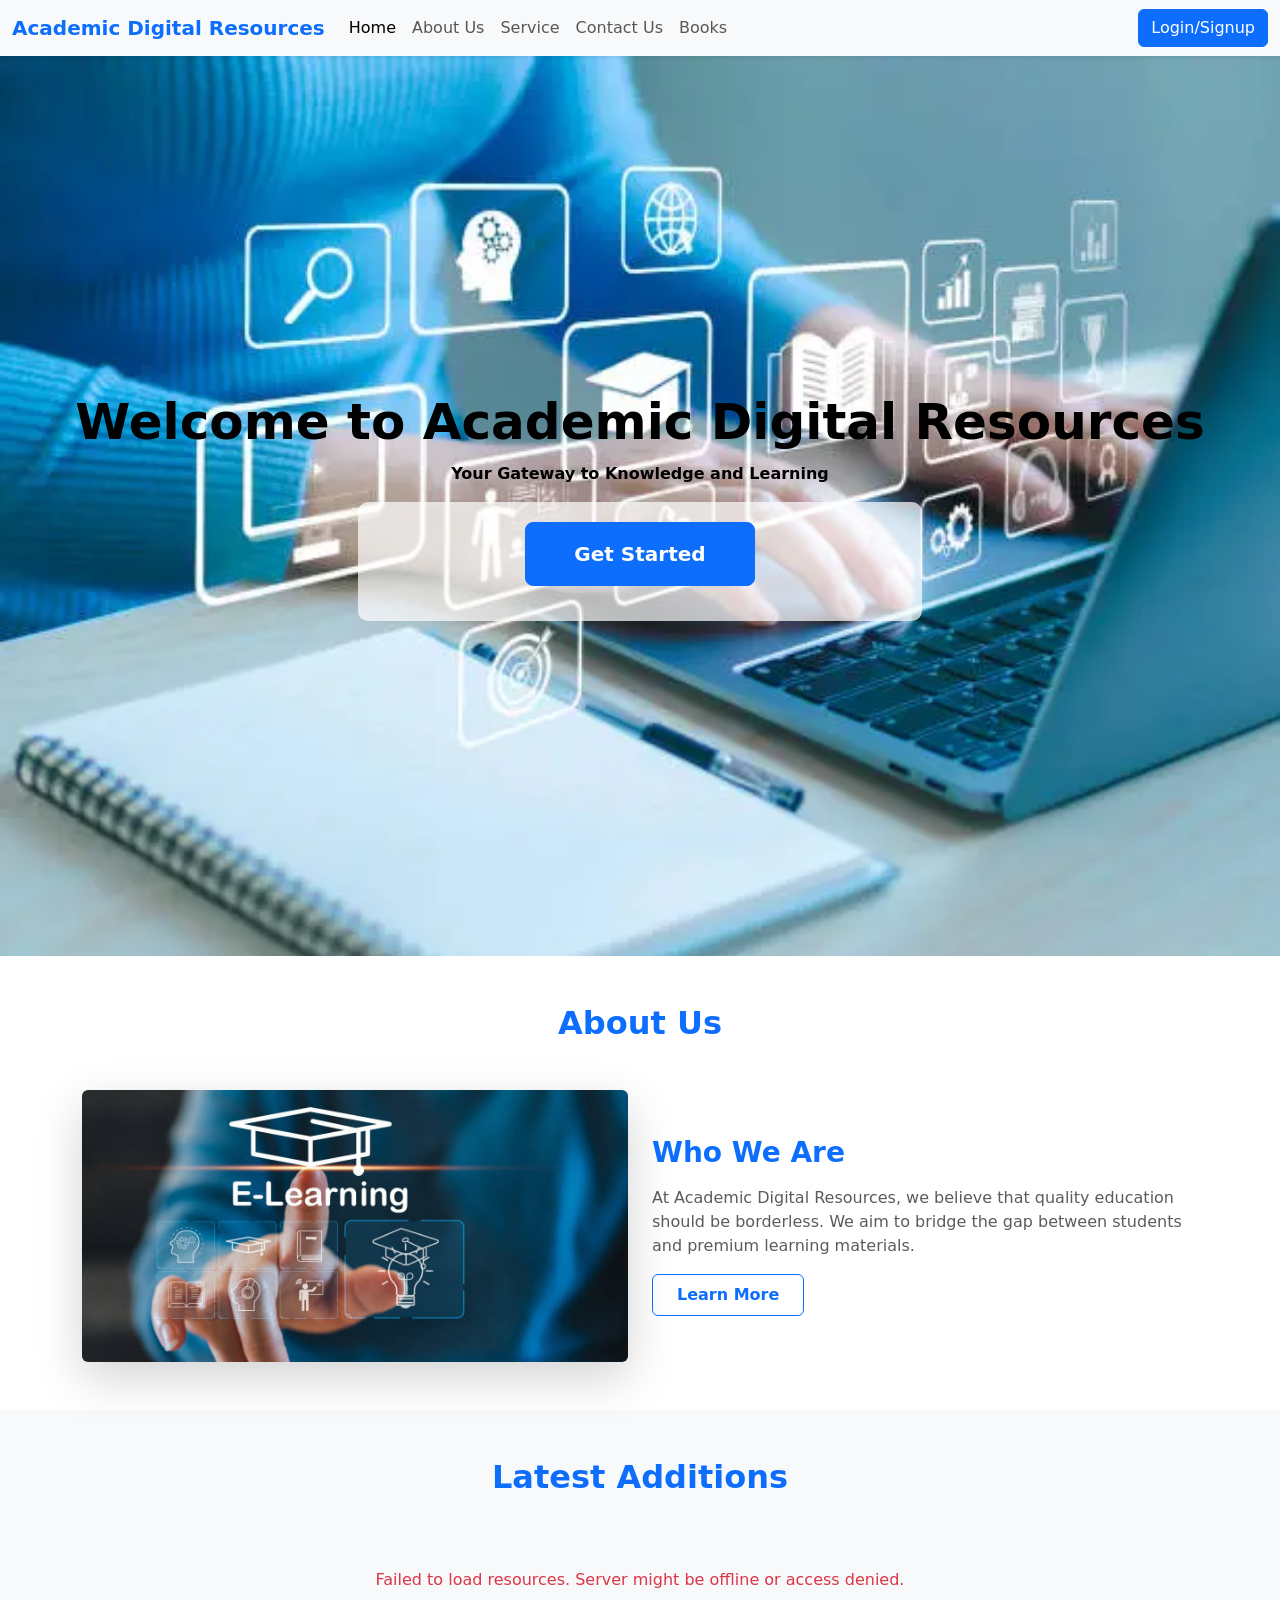
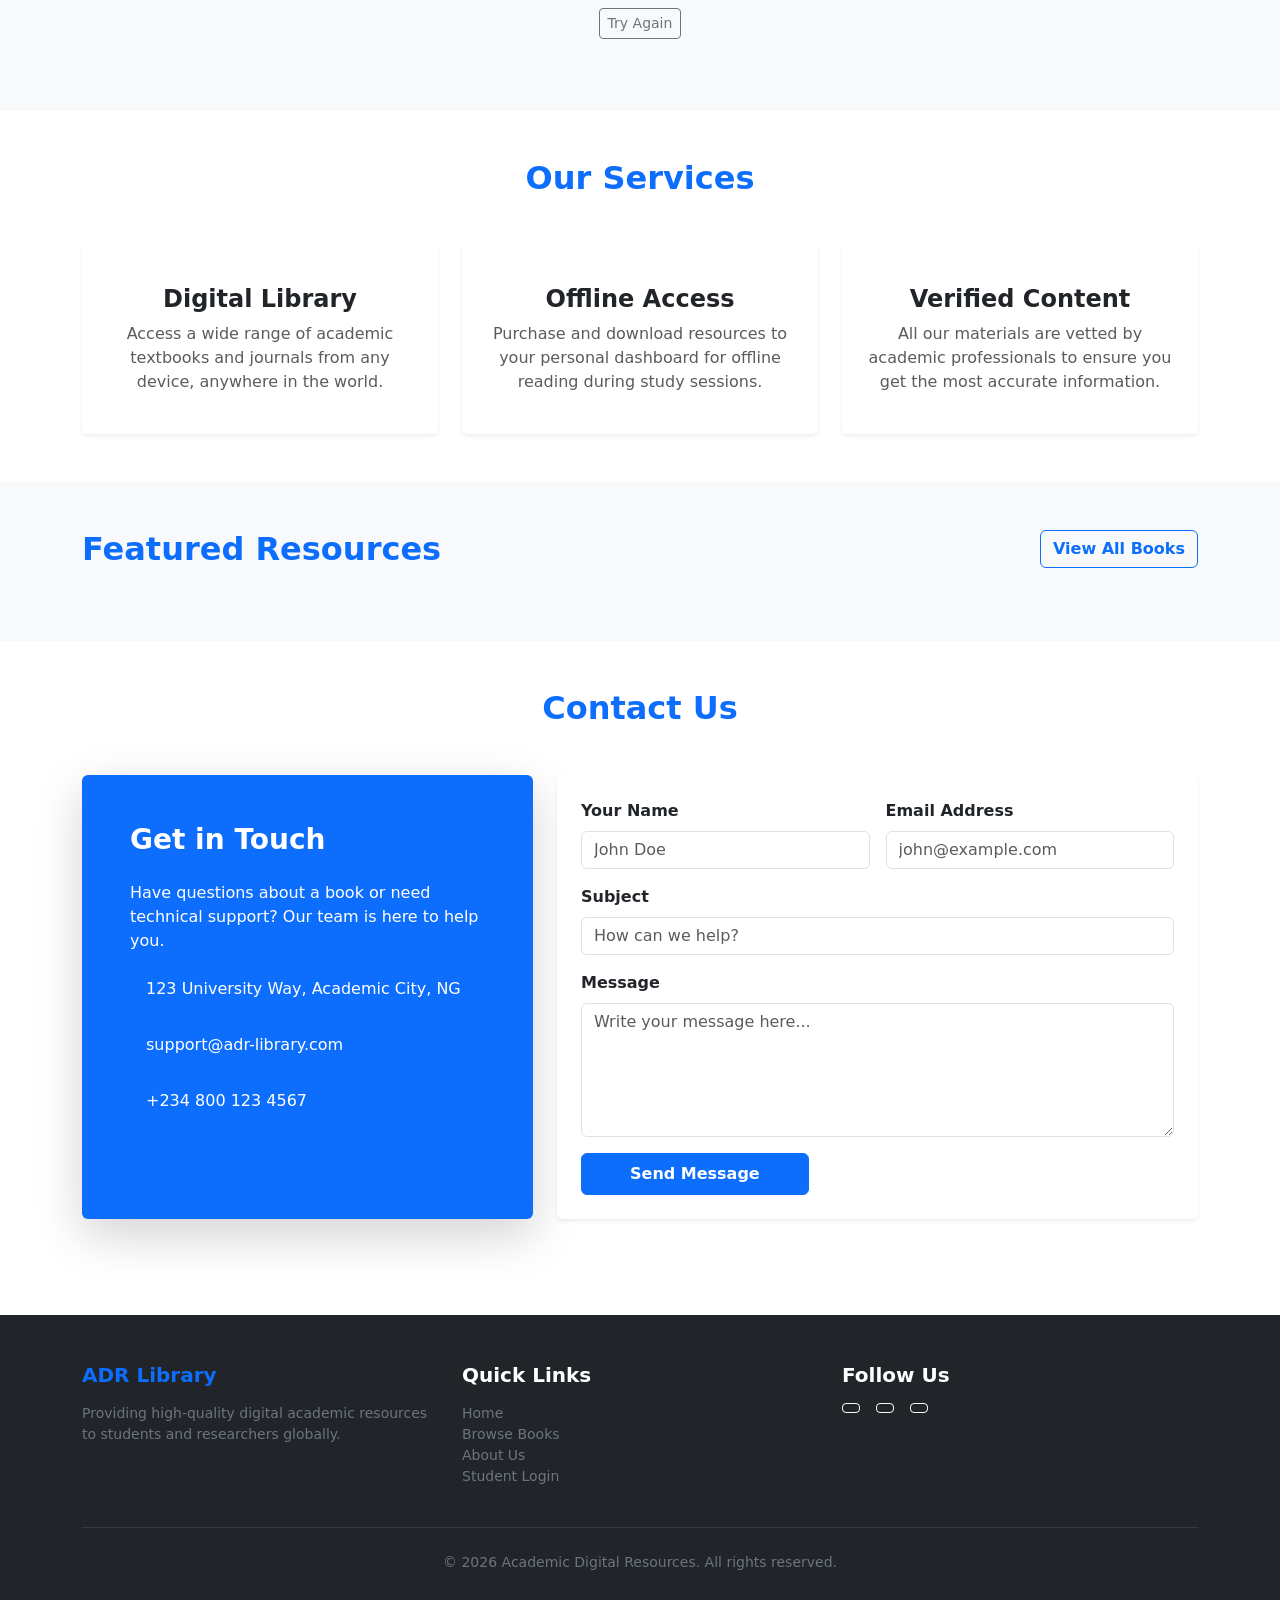
<file: index.html>
<!DOCTYPE html>
<html lang="en">

<head>
    <meta charset="UTF-8">
    <meta name="viewport" content="width=device-width, initial-scale=1.0">
    <link href="https://cdn.jsdelivr.net/npm/bootstrap@5.3.3/dist/css/bootstrap.min.css" rel="stylesheet">
    <link rel="stylesheet" href="style.css">
    <title>Academic Digital Resources</title>
    <style>
        /* Smooth hover effect for book cards */
        .transition-hover {
            transition: transform 0.3s ease, box-shadow 0.3s ease;
        }
        .transition-hover:hover {
            transform: translateY(-8px);
            box-shadow: 0 12px 24px rgba(0,0,0,0.15) !important;
        }
        .book-img-container {
            height: 250px;
            overflow: hidden;
            background-color: #f0f0f0;
        }
        .book-img-container img {
            width: 100%;
            height: 100%;
            object-fit: cover;
        }
    </style>
</head>

<body>
    <div class="container-fluid p-0">
        <nav class="navbar navbar-expand-lg bg-body-tertiary sticky-top shadow-sm">
            <div class="container-fluid">
                <a class="navbar-brand fw-bold text-primary" href="index.html">Academic Digital Resources</a>
                <button class="navbar-toggler" type="button" data-bs-toggle="collapse"
                    data-bs-target="#navbarTogglerDemo02" aria-controls="navbarTogglerDemo02" aria-expanded="false"
                    aria-label="Toggle navigation">
                    <span class="navbar-toggler-icon"></span>
                </button>
                <div class="collapse navbar-collapse" id="navbarTogglerDemo02">
                    <ul class="navbar-nav me-auto mb-2 mb-lg-0">
                        <li class="nav-item"><a class="nav-link active" href="index.html">Home</a></li>
                        <li class="nav-item"><a class="nav-link" href="about.html">About Us</a></li>
                        <li class="nav-item"><a class="nav-link" href="service.html">Service</a></li>
                        <li class="nav-item"><a class="nav-link" href="contact-us.html">Contact Us</a></li>
                        <li class="nav-item"><a class="nav-link" href="book.html">Books</a></li>
                    </ul>
                    <div class="d-flex align-items-center" id="auth-nav-section">
                        <a href="login&signup.html" class="btn btn-primary text-nowrap">Login/Signup</a>
                    </div>
                </div>
            </div>
        </nav>

        <div class="home">
            <h1 class="fw-bolder">Welcome to Academic Digital Resources</h1>
            <p class="fw-bolder">Your Gateway to Knowledge and Learning</p>
            <div class="home2">
                <div class="btn-container"> 
                    <a href="login&signup.html" id="hero-btn" class="btn btn-primary btn-lg px-5 py-3 fw-bold" role="button">Get Started</a>
                </div>
            </div>
        </div>

        <div class="about py-5" id="about">
            <div class="container">
                <h2 class="text-center fw-bolder mb-5 text-primary">About Us</h2>
                <div class="row align-items-center">
                    <div class="col-md-6 mb-4 mb-md-0">
                        <img src="about.jpg" class="img-fluid rounded shadow-lg" alt="About Us Image">
                    </div>
                    <div class="col-md-6">
                        <h3 class="fw-bolder mb-3 text-primary">Who We Are</h3>
                        <p class="text-muted">
                            At Academic Digital Resources, we believe that quality education should be borderless. We aim to bridge the gap between students and premium learning materials.
                        </p>
                        <a href="about.html" class="btn btn-outline-primary px-4 py-2 fw-bold">Learn More</a>
                    </div>
                </div>
            </div>
        </div>

       <div class="service bg-light py-5" id="Service">
    <div class="container">
        <h2 class="text-center fw-bolder mb-5 text-primary">Latest Additions</h2>
        <div id="book-list-container" class="row row-cols-1 row-cols-md-2 row-cols-lg-4 g-4">
            <div class="text-center w-100 py-5">
                <div class="spinner-border text-primary" role="status"></div>
                <p class="mt-2 text-muted">Fetching latest resources...</p>
            </div>
        </div>
    </div>
</div>
       <!-- SERVICES SECTION -->
        <div class="services py-5 bg-white" id="Service">
            <div class="container">
                <h2 class="text-center fw-bolder mb-5 text-primary">Our Services</h2>
                <div class="row g-4">
                    <div class="col-md-4">
                        <div class="card h-100 border-0 shadow-sm p-4 text-center transition-hover">
                            <div class="mb-3">
                                <i class="bi bi-book-half text-primary" style="font-size: 2.5rem;"></i>
                            </div>
                            <h4 class="fw-bold">Digital Library</h4>
                            <p class="text-muted">Access a wide range of academic textbooks and journals from any device, anywhere in the world.</p>
                        </div>
                    </div>
                    <div class="col-md-4">
                        <div class="card h-100 border-0 shadow-sm p-4 text-center transition-hover">
                            <div class="mb-3">
                                <i class="bi bi-cloud-arrow-down text-primary" style="font-size: 2.5rem;"></i>
                            </div>
                            <h4 class="fw-bold">Offline Access</h4>
                            <p class="text-muted">Purchase and download resources to your personal dashboard for offline reading during study sessions.</p>
                        </div>
                    </div>
                    <div class="col-md-4">
                        <div class="card h-100 border-0 shadow-sm p-4 text-center transition-hover">
                            <div class="mb-3">
                                <i class="bi bi-shield-check text-primary" style="font-size: 2.5rem;"></i>
                            </div>
                            <h4 class="fw-bold">Verified Content</h4>
                            <p class="text-muted">All our materials are vetted by academic professionals to ensure you get the most accurate information.</p>
                        </div>
                    </div>
                </div>
            </div>
        </div>

        <!-- FEATURED BOOKS SECTION (Moved inside a container for better spacing) -->
        <div class="featured-books bg-light py-5">
            <div class="container">
                <div class="d-flex justify-content-between align-items-center mb-5">
                    <h2 class="fw-bolder text-primary mb-0">Featured Resources</h2>
                    <a href="book.html" class="btn btn-outline-primary fw-bold">View All Books</a>
                </div>
                <div id="book-list-container" class="row row-cols-1 row-cols-md-2 row-cols-lg-4 g-4">
                    <!-- Dynamic Books Load Here -->
                </div>
            </div>
        </div>

        <!-- CONTACT US SECTION -->
        <div class="contact py-5 bg-white" id="contactus">
            <div class="container">
                <h2 class="text-center fw-bolder mb-5 text-primary">Contact Us</h2>
                <div class="row g-4">
                    <div class="col-lg-5">
                        <div class="bg-primary text-white p-5 rounded shadow-lg h-100">
                            <h3 class="fw-bold mb-4">Get in Touch</h3>
                            <p class="mb-4">Have questions about a book or need technical support? Our team is here to help you.</p>
                            <div class="d-flex mb-3">
                                <i class="bi bi-geo-alt-fill me-3"></i>
                                <p>123 University Way, Academic City, NG</p>
                            </div>
                            <div class="d-flex mb-3">
                                <i class="bi bi-envelope-fill me-3"></i>
                                <p>support@adr-library.com</p>
                            </div>
                            <div class="d-flex">
                                <i class="bi bi-telephone-fill me-3"></i>
                                <p>+234 800 123 4567</p>
                            </div>
                        </div>
                    </div>
                    <div class="col-lg-7">
                        <div class="card border-0 shadow-sm p-4">
                            <form id="contactForm">
                                <div class="row g-3">
                                    <div class="col-md-6">
                                        <label class="form-label fw-bold">Your Name</label>
                                        <input type="text" class="form-control" placeholder="John Doe" required>
                                    </div>
                                    <div class="col-md-6">
                                        <label class="form-label fw-bold">Email Address</label>
                                        <input type="email" class="form-control" placeholder="john@example.com" required>
                                    </div>
                                    <div class="col-12">
                                        <label class="form-label fw-bold">Subject</label>
                                        <input type="text" class="form-control" placeholder="How can we help?" required>
                                    </div>
                                    <div class="col-12">
                                        <label class="form-label fw-bold">Message</label>
                                        <textarea class="form-control" rows="5" placeholder="Write your message here..." required></textarea>
                                    </div>
                                    <div class="col-12">
                                        <button type="submit" class="btn btn-primary px-5 py-2 fw-bold">Send Message</button>
                                    </div>
                                </div>
                            </form>
                        </div>
                    </div>
                </div>
            </div>
        </div>

        <!-- FOOTER UPDATE -->
        <footer class="bg-dark text-white py-5 mt-5">
            <div class="container">
                <div class="row g-4">
                    <div class="col-md-4">
                        <h5 class="fw-bold text-primary mb-3">ADR Library</h5>
                        <p class="small text-secondary">Providing high-quality digital academic resources to students and researchers globally.</p>
                    </div>
                    <div class="col-md-4">
                        <h5 class="fw-bold mb-3">Quick Links</h5>
                        <ul class="list-unstyled small">
                            <li><a href="index.html" class="text-secondary text-decoration-none">Home</a></li>
                            <li><a href="book.html" class="text-secondary text-decoration-none">Browse Books</a></li>
                            <li><a href="#about" class="text-secondary text-decoration-none">About Us</a></li>
                            <li><a href="login&signup.html" class="text-secondary text-decoration-none">Student Login</a></li>
                        </ul>
                    </div>
                    <div class="col-md-4">
                        <h5 class="fw-bold mb-3">Follow Us</h5>
                        <div class="d-flex gap-3">
                            <a href="#" class="btn btn-outline-light btn-sm"><i class="bi bi-facebook"></i></a>
                            <a href="#" class="btn btn-outline-light btn-sm"><i class="bi bi-twitter-x"></i></a>
                            <a href="#" class="btn btn-outline-light btn-sm"><i class="bi bi-instagram"></i></a>
                        </div>
                    </div>
                </div>
                <hr class="my-4 border-secondary">
                <div class="text-center small text-secondary">
                    <p>© 2026 Academic Digital Resources. All rights reserved.</p>
                </div>
            </div>
        </footer>
    </div>

    <script>
const API_URL = "https://bookshop-api-jbl4.onrender.com/api/books";

document.addEventListener('DOMContentLoaded', () => {
    checkAuthStatus();
    fetchRecentBooks(); 
});

function checkAuthStatus() {
    const token = localStorage.getItem('token');
    const user = JSON.parse(localStorage.getItem('user'));
    const authContainer = document.getElementById('auth-nav-section');
    const heroBtn = document.getElementById('hero-btn');

    if (token && user) {
        if(authContainer) {
            authContainer.innerHTML = `<button onclick="logout()" class="btn btn-danger px-4">Logout</button>`;
        }
        if(heroBtn) {
            const isAdmin = user.role === 'admin';
            heroBtn.innerText = isAdmin ? "Admin Panel" : "Get books";
            heroBtn.href = isAdmin ? "admin/dashboard.html" : "books.html";
        }
    }
}

function logout() {
    localStorage.clear();
    window.location.reload();
}

async function fetchRecentBooks() {
    const container = document.getElementById('book-list-container');
    if (!container) return;
    
    try {
        // Fetching with explicit CORS mode
        const response = await fetch(`${API_URL}/all`, {
            method: 'GET',
            headers: { 'Content-Type': 'application/json' }
        });
        
        if (!response.ok) throw new Error(`Server Error: ${response.status}`);
        
        const books = await response.json();

        if (Array.isArray(books) && books.length > 0) {
            // Sort by ID (newest first)
            books.sort((a, b) => b._id.localeCompare(a._id));

            container.innerHTML = ''; 
            
            books.slice(0, 4).forEach(book => {
                const price = book.price ? Number(book.price).toLocaleString() : "0";
                
                container.innerHTML += `
                    <div class="col">
                        <div class="card h-100 shadow-sm border-0 transition-hover">
                            <div class="book-img-container position-relative">
                                <span class="badge bg-primary position-absolute top-0 end-0 m-2">${book.level}</span>
                                <img src="${book.imageUrl}" 
                                     alt="${book.title}" 
                                     onerror="this.src='https://via.placeholder.com/300x400?text=No+Cover'">
                            </div>
                            <div class="card-body d-flex flex-column">
                                <h6 class="text-uppercase text-muted extra-small fw-bold mb-1" style="font-size: 0.7rem;">${book.author}</h6>
                                <h5 class="card-title text-primary fw-bold h6 text-truncate">${book.title}</h5>
                                <div class="mt-auto">
                                    <h5 class="fw-bold text-dark mb-3">₦${price}</h5>
                                    <a href="book-details.html?id=${book._id}" class="btn btn-sm btn-primary w-100">View Details</a>
                                </div>
                            </div>
                        </div>
                    </div>
                `;
            });
        } else {
            container.innerHTML = '<div class="text-center w-100 py-5"><h5>No books found.</h5></div>';
        }
    } catch (error) {
        console.error("Fetch Error:", error);
        container.innerHTML = `
            <div class="text-center w-100 py-4">
                <p class="text-danger">Failed to load resources. Server might be offline or access denied.</p>
                <button onclick="fetchRecentBooks()" class="btn btn-sm btn-outline-secondary">Try Again</button>
            </div>`;
    }
}

    </script>
    <script src="https://cdn.jsdelivr.net/npm/bootstrap@5.3.3/dist/js/bootstrap.bundle.min.js"></script>
</body>
</html>
</file>
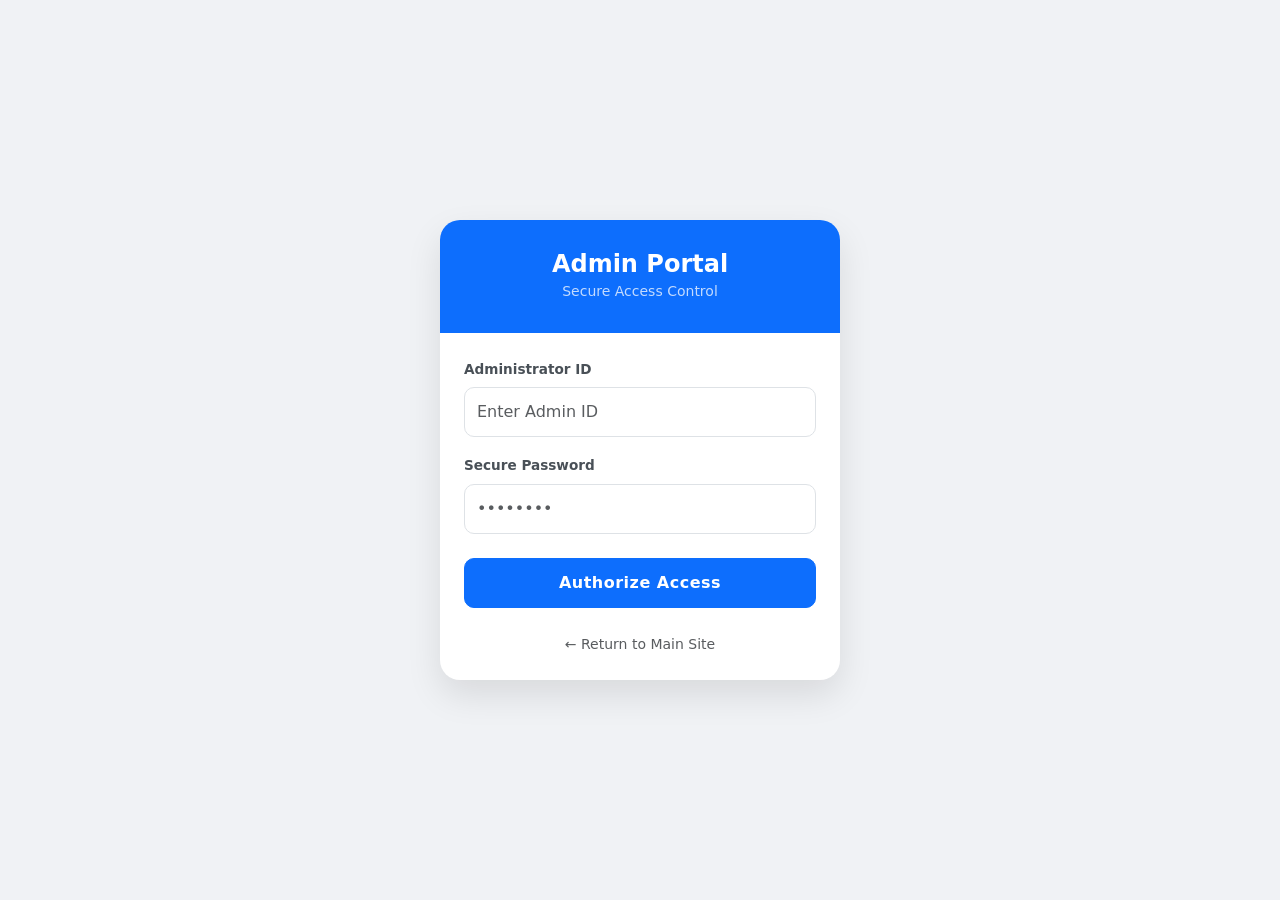
<file: admin/index.html>
<!DOCTYPE html>
<html lang="en">
<head>
    <meta charset="UTF-8">
    <meta name="viewport" content="width=device-width, initial-scale=1.0">
    <title>Admin Portal - Access Control</title>
    <link href="https://cdn.jsdelivr.net/npm/bootstrap@5.3.0/dist/css/bootstrap.min.css" rel="stylesheet">
    <style>
        body {
            background-color: #f0f2f5;
            height: 100vh;
            display: flex;
            align-items: center;
            justify-content: center;
            padding: 20px;
        }
        .auth-card {
            width: 100%;
            max-width: 400px;
            border: none;
            border-radius: 20px;
            box-shadow: 0 15px 35px rgba(0, 0, 0, 0.1);
            background: #fff;
        }
        .admin-header {
            background: #0d6efd;
            margin: -24px -24px 24px -24px;
            padding: 30px;
            border-radius: 20px 20px 0 0;
            color: white;
            text-align: center;
        }
        .form-label {
            font-weight: 600;
            font-size: 0.85rem;
            color: #495057;
        }
        .form-control {
            padding: 12px;
            border-radius: 10px;
        }
        .btn-primary {
            padding: 12px;
            border-radius: 10px;
            font-weight: 600;
            letter-spacing: 0.5px;
        }
        #response-message { display: none; }
    </style>
</head>
<body>

<div class="card auth-card p-4">
    <div class="admin-header">
        <h4 class="mb-0 fw-bold">Admin Portal</h4>
        <small class="opacity-75">Secure Access Control</small>
    </div>

    <div id="response-message" class="alert text-center mb-4" role="alert"></div>

    <form id="adminLoginForm" class="needs-validation" novalidate>
        <div class="mb-3">
            <label class="form-label">Administrator ID</label>
            <input type="text" class="form-control" id="adminId" placeholder="Enter Admin ID" required>
            <div class="invalid-feedback">Admin ID is required.</div>
        </div>
        
        <div class="mb-4">
            <label class="form-label">Secure Password</label>
            <input type="password" class="form-control" id="adminPass" placeholder="••••••••" required>
            <div class="invalid-feedback">Please enter your password.</div>
        </div>

        <div class="d-grid">
            <button type="submit" class="btn btn-primary" id="loginBtn">
                <span class="spinner-border spinner-border-sm d-none" role="status" aria-hidden="true"></span>
                <span class="btn-text">Authorize Access</span>
            </button>
        </div>
        
        <div class="text-center mt-4">
            <a href="../index.html" class="text-decoration-none small text-muted">← Return to Main Site</a>
        </div>
    </form>
</div>

<script>
    const loginForm = document.getElementById('adminLoginForm');
    const alertBox = document.getElementById('response-message');
    const API_URL = "https://bookshop-api-jbl4.onrender.com/api";

    loginForm.addEventListener('submit', async function (event) {
        event.preventDefault();
        
        if (!loginForm.checkValidity()) {
            event.stopPropagation();
            loginForm.classList.add('was-validated');
            return;
        }

        const btn = document.getElementById('loginBtn');
        const spinner = btn.querySelector('.spinner-border');
        const btnText = btn.querySelector('.btn-text');

        // 1. Loading State
        btn.disabled = true;
        spinner.classList.remove('d-none');
        btnText.innerText = ' Verifying...';
        alertBox.style.display = 'none';

        const payload = {
            StudentID: document.getElementById('adminId').value, // API uses StudentID for login field
            password: document.getElementById('adminPass').value
        };

        try {
            const response = await fetch(`${API_URL}/auth/login`, {
                method: 'POST',
                headers: { 
                    'Content-Type': 'application/json',
                    'Accept': 'application/json'
                },
                body: JSON.stringify(payload)
            });

            const data = await response.json();

            if (!response.ok) {
                throw new Error(data.message || "Unauthorized access.");
            }

            // Verify if user is actually an admin
            if (data.user.role !== 'admin') {
                throw new Error("Access Denied: Administrative privileges required.");
            }

            // 2. Success State
            alertBox.className = "alert alert-success text-center mb-4";
            alertBox.style.display = 'block';
            alertBox.innerText = "Verification Successful! Redirecting...";
            
            localStorage.setItem('token', data.token);
            localStorage.setItem('user', JSON.stringify(data.user));

            setTimeout(() => {
                window.location.href = "/admin/dashboard.html";
            }, 1500);

        } catch (error) {
            // 3. Error State
            alertBox.className = "alert alert-danger text-center mb-4";
            alertBox.style.display = 'block';
            alertBox.innerText = error.message;
            
            btn.disabled = false;
            spinner.classList.add('d-none');
            btnText.innerText = 'Authorize Access';
        }
    });
</script>

<script src="https://cdn.jsdelivr.net/npm/bootstrap@5.3.0/dist/js/bootstrap.bundle.min.js"></script>
</body>
</html>
</file>
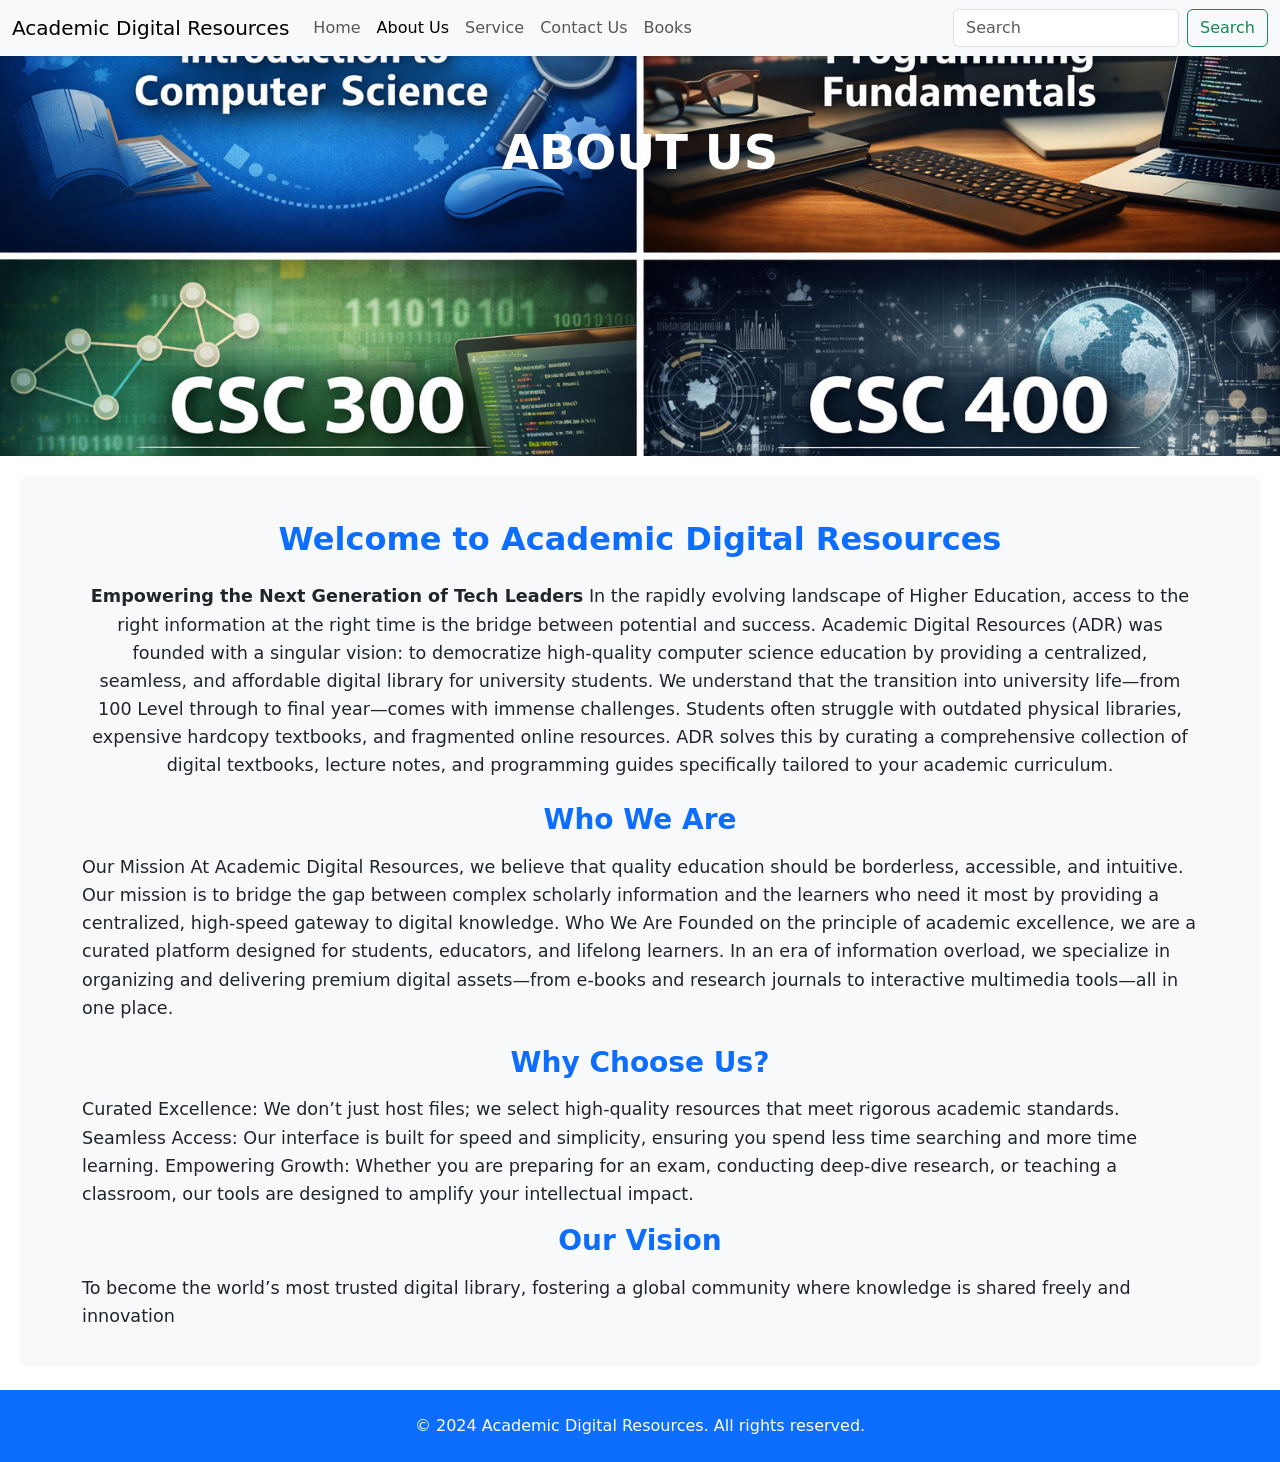
<file: about.html>
<!DOCTYPE html>
<html lang="en">

<head>
    <meta charset="UTF-8">
    <meta name="viewport" content="width=device-width, initial-scale=1.0">
    <title>About Us</title>
    <link href="https://cdn.jsdelivr.net/npm/bootstrap@5.3.3/dist/css/bootstrap.min.css" rel="stylesheet"
        integrity="sha384-QWTKZyjpPEjISv5WaRU9OFeRpok6YctnYmDr5pNlyT2bRjXh0JMhjY6hW+ALEwIH" crossorigin="anonymous" />
    <style>
        .about-section {
            padding: 20px;
            background-color: #f8f9fa;
            border-radius: 8px;
            margin: 20px;
        }

        .about-section h2 {
            margin-bottom: 15px;
        }

        .about-section p {
            font-size: 1.1em;
            line-height: 1.6;
        }

        .c-img {
            height: 400px;
            object-fit: cover;
        }
    </style>

</head>

<body>
    <div class="contianer">
        <nav class="navbar navbar-expand-lg bg-body-tertiary sticky-top shadow-sm">
            <div class="container-fluid">
                <a class="navbar-brand" href="#">Academic Digital Resources</a>
                <button class="navbar-toggler" type="button" data-bs-toggle="collapse"
                    data-bs-target="#navbarTogglerDemo02" aria-controls="navbarTogglerDemo02" aria-expanded="false"
                    aria-label="Toggle navigation">
                    <span class="navbar-toggler-icon"></span>
                </button>
                <div class="collapse navbar-collapse" id="navbarTogglerDemo02">
                    <ul class="navbar-nav me-auto mb-2 mb-lg-0">
                        <li class="nav-item"><a class="nav-link" href="index.html">Home</a></li>
                        <li class="nav-item"><a class="nav-link active" href="about.html">About Us</a></li>
                        <li class="nav-item"><a class="nav-link" href="service.html">Service</a></li>
                        <li class="nav-item"><a class="nav-link" href="contact-us.html">Contact Us</a></li>
                        <li class="nav-item"><a class="nav-link" href="book.html">Books</a></li>
                    </ul>
                    <form class="d-flex" role="search">
                        <input class="form-control me-2" type="search" placeholder="Search" aria-label="Search" />
                        <button class="btn btn-outline-success" type="submit">Search</button>
                    </form>
                </div>
            </div>
        </nav>
        <div class="home" id="home">
            <div id="carouselExampleCaptions" class="carousel slide" data-bs-ride="carousel">
                <div class="carousel-inner">
                    <div class="carousel-item active c-item">
                        <img src="ChatGPT Image Jan 7, 2026, 10_29_18 PM.png" class="d-block w-100 c-img" alt="100 Level">
                        <div class="carousel-caption top-0 mt-5">
                            <h1 class="display-5 fw-bolder">ABOUT US</h1>
                        </div>
                    </div>
                </div>
            </div>
        </div>
        <div class="about-section">
            <h2 class="text-center fw-bolder mb-4 mt-4 text-primary">Welcome to Academic Digital Resources</h2>
            <p class="mb-4 px-5 text-center justify">
                <b>Empowering the Next Generation of Tech Leaders</b>
                In the rapidly evolving landscape of Higher Education, access to the right information at the right time
                is the bridge between potential and success. Academic Digital Resources (ADR) was founded with a
                singular vision: to democratize high-quality computer science education by providing a centralized,
                seamless, and affordable digital library for university students.

                We understand that the transition into university life—from 100 Level through to final year—comes with
                immense challenges. Students often struggle with outdated physical libraries, expensive hardcopy
                textbooks, and fragmented online resources. ADR solves this by curating a comprehensive collection of
                digital textbooks, lecture notes, and programming guides specifically tailored to your academic
                curriculum.
            </p>
            <div class="container">
                <div class="">
                    <div class=" d-flex align-items-center">
                        <div>
                            <h3 class="fw-bolder mb-3 text-primary text-center">Who We Are</h3>
                            <p class="mb-4 ">Our Mission
                                At Academic Digital Resources, we believe that quality education should be borderless,
                                accessible, and intuitive. Our mission is to bridge the gap between complex scholarly
                                information and the learners who need it most by providing a centralized, high-speed
                                gateway to digital knowledge.

                                Who We Are
                                Founded on the principle of academic excellence, we are a curated platform designed for
                                students, educators, and lifelong learners. In an era of information overload, we
                                specialize in organizing and delivering premium digital assets—from e-books and research
                                journals to interactive multimedia tools—all in one place.</p>

                            <h3 class="fw-bolder mb-3 text-primary text-center">Why Choose Us?</h3>
                            <p>Curated Excellence: We don’t just host files; we select high-quality resources that meet
                                rigorous academic standards.

                                Seamless Access: Our interface is built for speed and simplicity, ensuring you spend
                                less
                                time searching and more time learning.

                                Empowering Growth: Whether you are preparing for an exam, conducting deep-dive research,
                                or
                                teaching a classroom, our tools are designed to amplify your intellectual impact.</p>

                            <h3 class="fw-bolder mb-3 text-primary text-center">Our Vision</h3>
                            <p>To become the world’s most trusted digital library, fostering a global community where
                                knowledge is shared freely and innovation </p>
                        </div>
                    </div>
                </div>
            </div>
        </div>
    </div>
       <footer>
                <div class="text-center p-4 bg-primary text-white mt-4">
                    © 2024 Academic Digital Resources. All rights reserved.
            </footer>
</body>
<script src="https://cdn.jsdelivr.net/npm/bootstrap@5.3.0/dist/js/bootstrap.bundle.min.js"></script>

</html>
</file>
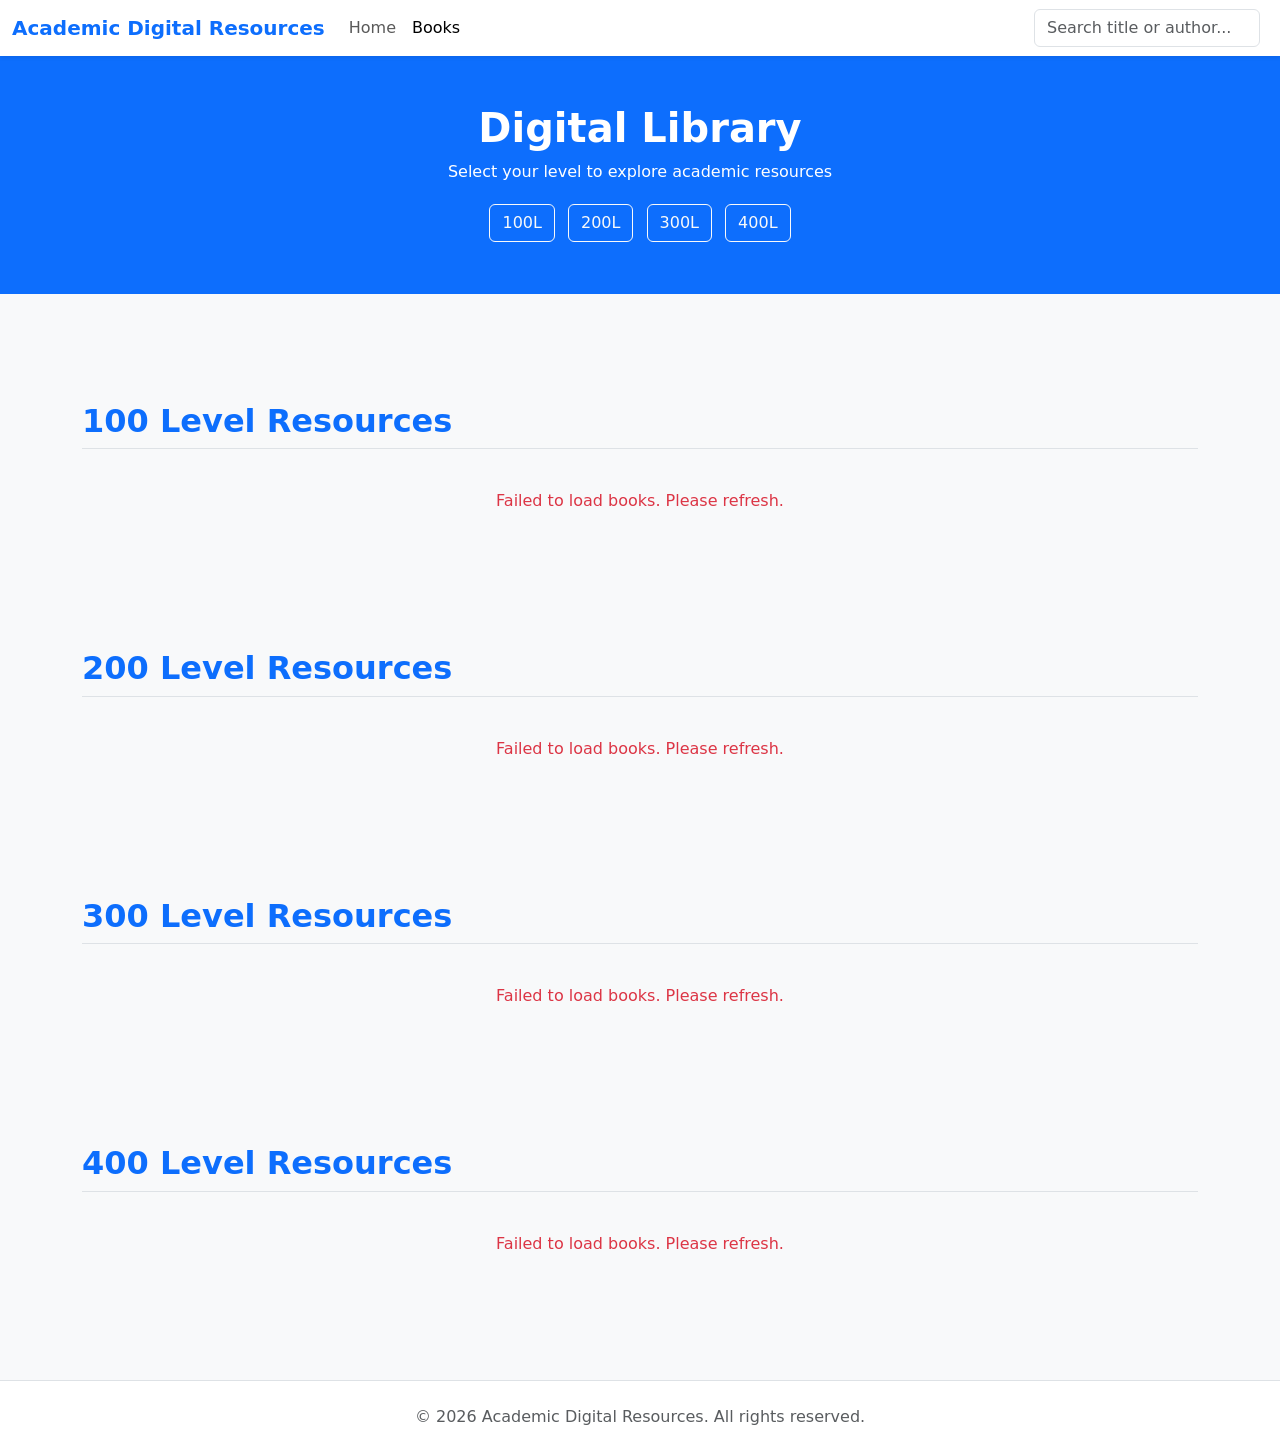
<file: book.html>
<!DOCTYPE html>
<html lang="en">

<head>
    <meta charset="UTF-8">
    <meta name="viewport" content="width=device-width, initial-scale=1.0">
    <link href="https://cdn.jsdelivr.net/npm/bootstrap@5.3.3/dist/css/bootstrap.min.css" rel="stylesheet">
    <link rel="stylesheet" href="book.css">
    <title>Books | Academic Digital Resources</title>
    <style>
        .book-card-img { height: 250px; object-fit: cover; }
        .transition-hover:hover { transform: translateY(-5px); transition: 0.3s; }
        section { padding: 60px 0; }
        .loader { display: block; margin: 20px auto; }
    </style>
</head>

<body class="bg-light">
    <nav class="navbar navbar-expand-lg bg-white sticky-top shadow-sm">
        <div class="container-fluid">
            <a class="navbar-brand fw-bold text-primary" href="index.html">Academic Digital Resources</a>
            <button class="navbar-toggler" type="button" data-bs-toggle="collapse" data-bs-target="#navbarToggler">
                <span class="navbar-toggler-icon"></span>
            </button>
            <div class="collapse navbar-collapse" id="navbarToggler">
                <ul class="navbar-nav me-auto mb-2 mb-lg-0">
                    <li class="nav-item"><a class="nav-link" href="index.html">Home</a></li>
                    <li class="nav-item"><a class="nav-link active" href="book.html">Books</a></li>
                </ul>
                <div class="d-flex">
                    <input class="form-control me-2" type="search" id="bookSearch" placeholder="Search title or author..." onkeyup="searchBooks()">
                </div>
            </div>
        </div>
    </nav>

    <header class="bg-primary text-white text-center py-5">
        <h1 class="fw-bold">Digital Library</h1>
        <p>Select your level to explore academic resources</p>
        <div class="mt-3">
            <a href="#section-100" class="btn btn-outline-light m-1">100L</a>
            <a href="#section-200" class="btn btn-outline-light m-1">200L</a>
            <a href="#section-300" class="btn btn-outline-light m-1">300L</a>
            <a href="#section-400" class="btn btn-outline-light m-1">400L</a>
        </div>
    </header>

    <div class="container mt-5">
        <section id="section-100">
            <h2 class="fw-bold text-primary border-bottom pb-2 mb-4">100 Level Resources</h2>
            <div class="row g-4" id="container-100">
                <div class="text-center"><div class="spinner-border text-primary"></div></div>
            </div>
        </section>

        <section id="section-200">
            <h2 class="fw-bold text-primary border-bottom pb-2 mb-4">200 Level Resources</h2>
            <div class="row g-4" id="container-200">
                <div class="text-center"><div class="spinner-border text-primary"></div></div>
            </div>
        </section>

        <section id="section-300">
            <h2 class="fw-bold text-primary border-bottom pb-2 mb-4">300 Level Resources</h2>
            <div class="row g-4" id="container-300">
                <div class="text-center"><div class="spinner-border text-primary"></div></div>
            </div>
        </section>

        <section id="section-400">
            <h2 class="fw-bold text-primary border-bottom pb-2 mb-4">400 Level Resources</h2>
            <div class="row g-4" id="container-400">
                <div class="text-center"><div class="spinner-border text-primary"></div></div>
            </div>
        </section>
    </div>

    <footer class="bg-white border-top py-4 mt-5 text-center">
        <p class="text-muted mb-0">© 2026 Academic Digital Resources. All rights reserved.</p>
    </footer>

   <script>
    // 1. Updated API URL to match your working admin dashboard
    const API_URL = "https://bookshop-api-jbl4.onrender.com/api/books"; 
    let allBooks = [];

    document.addEventListener('DOMContentLoaded', fetchAllBooks);

    async function fetchAllBooks() {
        try {
            // Check if your route is /all or just /
            const response = await fetch(`${API_URL}/all`); 
            
            if (!response.ok) {
                // If /all doesn't work, try the base URL
                const backupResponse = await fetch(`${API_URL}`);
                if (!backupResponse.ok) throw new Error("Server response was not ok");
                allBooks = await backupResponse.json();
            } else {
                allBooks = await response.json();
            }

            console.log("Books fetched:", allBooks); // Debugging line
            renderBooks(allBooks);
        } catch (error) {
            console.error("Error:", error);
            document.querySelectorAll('[id^="container-"]').forEach(el => {
                el.innerHTML = '<div class="text-danger text-center py-3">Failed to load books. Please refresh.</div>';
            });
        }
    }

    function renderBooks(booksToDisplay) {
        // These keys must match exactly what is in your DB (e.g., "100L", "200L")
        const containers = {
            "100L": document.getElementById('container-100'),
            "200L": document.getElementById('container-200'),
            "300L": document.getElementById('container-300'),
            "400L": document.getElementById('container-400')
        };

        // Clear all containers before rendering (important for search)
        Object.values(containers).forEach(div => { 
            if (div) div.innerHTML = ''; 
        });

        if (booksToDisplay.length === 0) {
            Object.values(containers).forEach(div => {
                if (div) div.innerHTML = '<div class="col-12 text-center text-muted">No books match your search.</div>';
            });
            return;
        }

        booksToDisplay.forEach(book => {
            const cardHTML = `
                <div class="col-6 col-md-4 col-lg-3">
                    <div class="card h-100 shadow-sm transition-hover border-0">
                        <img src="${book.imageUrl || 'https://via.placeholder.com/300x400?text=Book+Cover'}"
                             class="card-img-top book-card-img" alt="${book.title}"
                             onerror="this.src='https://via.placeholder.com/300x400?text=No+Cover'">
                        <div class="card-body d-flex flex-column">
                            <h6 class="text-muted small mb-1">${book.author}</h6>
                            <h5 class="card-title h6 fw-bold mb-2">${book.title}</h5>
                            <div class="mt-auto">
                                <p class="fw-bold text-primary mb-2">₦${Number(book.price).toLocaleString()}</p>
                                <a href="book-details.html?id=${book._id}" class="btn btn-sm btn-primary w-100">Get Book</a>
                            </div>
                        </div>
                    </div>
                </div>
            `;

            // Ensure we handle levels like "100" or "100L" correctly
            let level = String(book.level).toUpperCase();
            if (!level.endsWith('L')) level += 'L'; 

            if (containers[level]) {
                containers[level].innerHTML += cardHTML;
            }
        });

        // Add "Empty" message to sections that have no books
        Object.keys(containers).forEach(key => {
            if (containers[key] && containers[key].innerHTML === '') {
                containers[key].innerHTML = `
                    <div class="col-12">
                        <div class="alert alert-light text-center border-0 small">No books currently available for ${key}.</div>
                    </div>`;
            }
        });
    }

    function searchBooks() {
        const term = document.getElementById('bookSearch').value.toLowerCase();
        const filtered = allBooks.filter(b =>
            b.title.toLowerCase().includes(term) ||
            b.author.toLowerCase().includes(term)
        );
        renderBooks(filtered);
    }

</script>
</html>
</file>
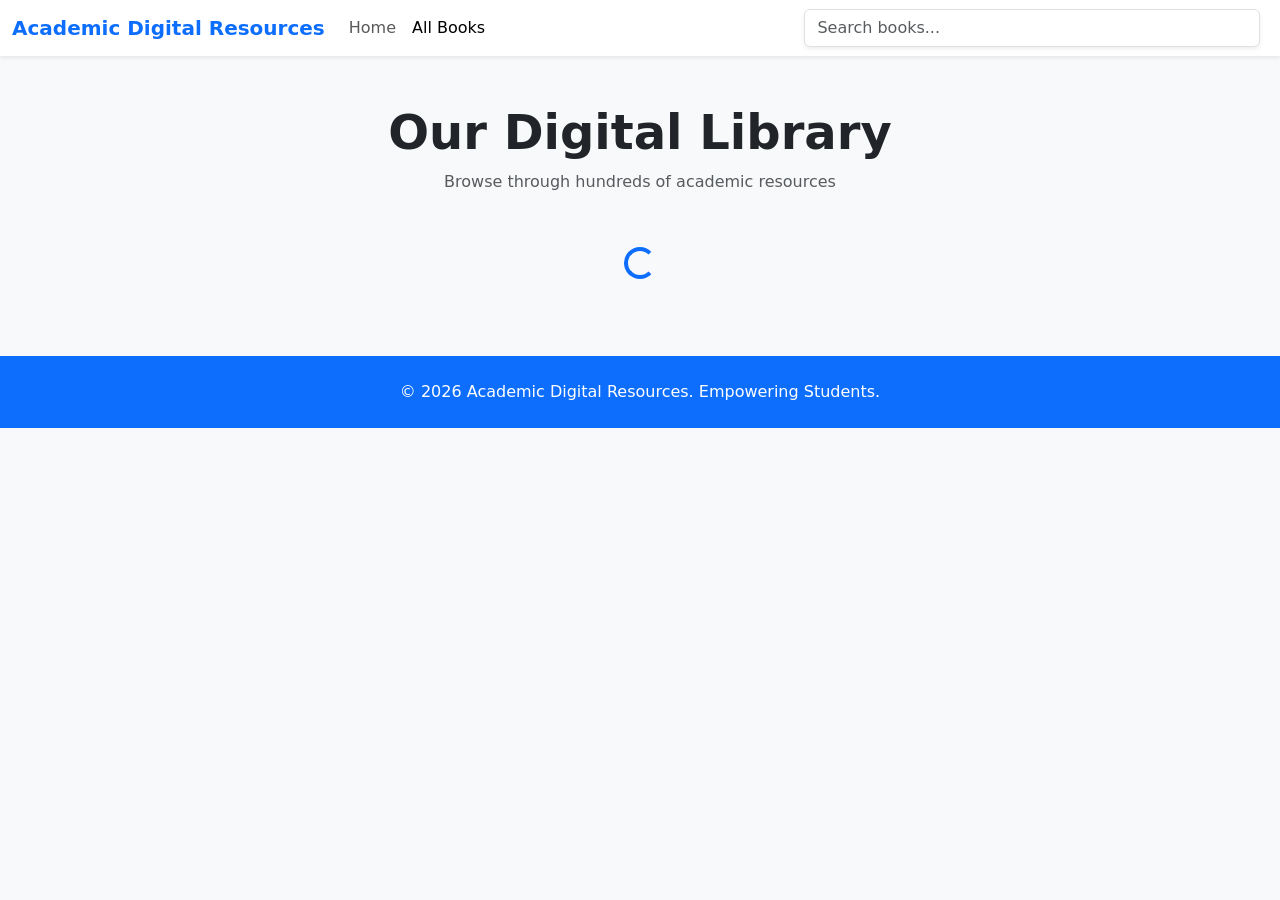
<file: books.html>
<!DOCTYPE html>
<html lang="en">

<head>
    <meta charset="UTF-8">
    <meta name="viewport" content="width=device-width, initial-scale=1.0">
    <link href="https://cdn.jsdelivr.net/npm/bootstrap@5.3.3/dist/css/bootstrap.min.css" rel="stylesheet">
    <link rel="stylesheet" href="book.css">
    <title>Library | Academic Digital Resources</title>
    <style>
        :root {
            --primary-color: #007bff;
        }

        .book-card-img {
            height: 280px;
            object-fit: cover;
            background-color: #f8f9fa;
            transition: transform 0.3s ease;
        }

        .card:hover .book-card-img {
            transform: scale(1.05);
        }

        .card {
            overflow: hidden;
            transition: all 0.3s ease;
        }

        .card:hover {
            box-shadow: 0 10px 20px rgba(0,0,0,0.1) !important;
        }

        #loading-sentinel {
            height: 50px;
            display: flex;
            align-items: center;
            justify-content: center;
            margin: 20px 0;
        }

        .badge-level {
            position: absolute;
            top: 10px;
            right: 10px;
            z-index: 2;
        }
    </style>
</head>

<body class="bg-light">
    <nav class="navbar navbar-expand-lg bg-white sticky-top shadow-sm">
        <div class="container-fluid">
            <a class="navbar-brand fw-bold text-primary" href="index.html">Academic Digital Resources</a>
            <button class="navbar-toggler" type="button" data-bs-toggle="collapse" data-bs-target="#navContent">
                <span class="navbar-toggler-icon"></span>
            </button>
            <div class="collapse navbar-collapse" id="navContent">
                <ul class="navbar-nav me-auto mb-2 mb-lg-0">
                    <li class="nav-item"><a class="nav-link" href="index.html">Home</a></li>
                    <li class="nav-item"><a class="nav-link active" href="book.html">All Books</a></li>
                </ul>
                <div class="d-flex w-50">
                    <input class="form-control me-2 shadow-sm" type="search" id="bookSearch" placeholder="Search books..." onkeyup="handleSearch()">
                </div>
            </div>
        </div>
    </nav>

    <div class="container py-5">
        <header class="text-center mb-5">
            <h1 class="display-5 fw-bold text-dark">Our Digital Library</h1>
            <p class="text-muted">Browse through hundreds of academic resources</p>
        </header>

        <div class="row g-4" id="book-grid">
            </div>

        <div id="loading-sentinel">
            <div class="spinner-border text-primary" role="status" id="spinner">
                <span class="visually-hidden">Loading...</span>
            </div>
            <p id="end-message" class="text-muted d-none">You've reached the end of the library.</p>
        </div>
    </div>

    <footer class="bg-primary text-white py-4">
        <div class="container text-center">
            <p class="mb-0">© 2026 Academic Digital Resources. Empowering Students.</p>
        </div>
    </footer>

    <script>
       const API_URL = "https://bookshop-api-jbl4.onrender.com/api/books"; // Pointing to /books
let page = 1;
let limit = 8; 
let isFetching = false;
let hasMore = true;
let searchTerm = "";

document.addEventListener('DOMContentLoaded', () => {
    fetchBooks();
    window.addEventListener('scroll', handleScroll);
});

async function fetchBooks() {
    if (isFetching || !hasMore) return;
    
    isFetching = true;
    const spinner = document.getElementById('spinner');
    if(spinner) spinner.classList.remove('d-none');

    try {
        // Updated URL to include '/all' to match your backend
        const response = await fetch(`${API_URL}/all?page=${page}&limit=${limit}&search=${searchTerm}`);
        
        if (!response.ok) throw new Error("Failed to fetch");
        
        const books = await response.json();

        // If your backend doesn't support pagination yet, it returns all books at once.
        // We stop further fetching if we get fewer books than our limit.
        if (books.length < limit) {
            hasMore = false;
            if(spinner) spinner.classList.add('d-none');
            const endMsg = document.getElementById('end-message');
            if(endMsg) endMsg.classList.remove('d-none');
        }

        renderBooks(books);
        page++;
    } catch (error) {
        console.error("Fetch error:", error);
        const grid = document.getElementById('book-grid');
        if (grid.innerHTML === "") {
            grid.innerHTML = '<div class="text-center w-100">Failed to load books.</div>';
        }
    } finally {
        isFetching = false;
    }
}

function renderBooks(books) {
    const grid = document.getElementById('book-grid');
    
    books.forEach(book => {
        // Ensure price is a number and level is formatted
        const price = Number(book.price).toLocaleString();
        const levelDisplay = String(book.level).toUpperCase().endsWith('L') 
                             ? book.level 
                             : `${book.level}L`;

        const bookHTML = `
            <div class="col-6 col-md-4 col-lg-3 mb-4">
                <div class="card h-100 border-0 shadow-sm position-relative">
                    <span class="badge bg-primary badge-level" style="position: absolute; top: 10px; right: 10px; z-index: 2;">
                        ${levelDisplay}
                    </span>
                    <img src="${book.imageUrl || 'https://via.placeholder.com/300x400?text=No+Cover'}" 
                         class="card-img-top book-card-img" 
                         style="height: 280px; object-fit: cover;"
                         alt="${book.title}"
                         onerror="this.src='https://via.placeholder.com/300x400?text=No+Cover'">
                    <div class="card-body p-3 d-flex flex-column">
                        <h6 class="card-title text-dark fw-bold mb-1" style="font-size: 0.95rem;">${book.title}</h6>
                        <p class="text-muted small mb-2">${book.author}</p>
                        <div class="mt-auto">
                            <p class="fw-bold text-primary mb-2">₦${price}</p>
                            <a href="book-details.html?id=${book._id}" class="btn btn-sm btn-primary w-100">View</a>
                        </div>
                    </div>
                </div>
            </div>
        `;
        grid.innerHTML += bookHTML;
    });
}

function handleScroll() {
    const { scrollTop, scrollHeight, clientHeight } = document.documentElement;
    if (scrollTop + clientHeight >= scrollHeight - 100) {
        fetchBooks();
    }
}

function handleSearch() {
    const searchInput = document.getElementById('bookSearch');
    searchTerm = searchInput ? searchInput.value : "";
    
    // Reset for new search
    document.getElementById('book-grid').innerHTML = '';
    page = 1;
    hasMore = true;
    const endMsg = document.getElementById('end-message');
    if(endMsg) endMsg.classList.add('d-none');
    
    fetchBooks();
}
    </script>
    <script src="https://cdn.jsdelivr.net/npm/bootstrap@5.3.3/dist/js/bootstrap.bundle.min.js"></script>
</body>
</html>
</file>
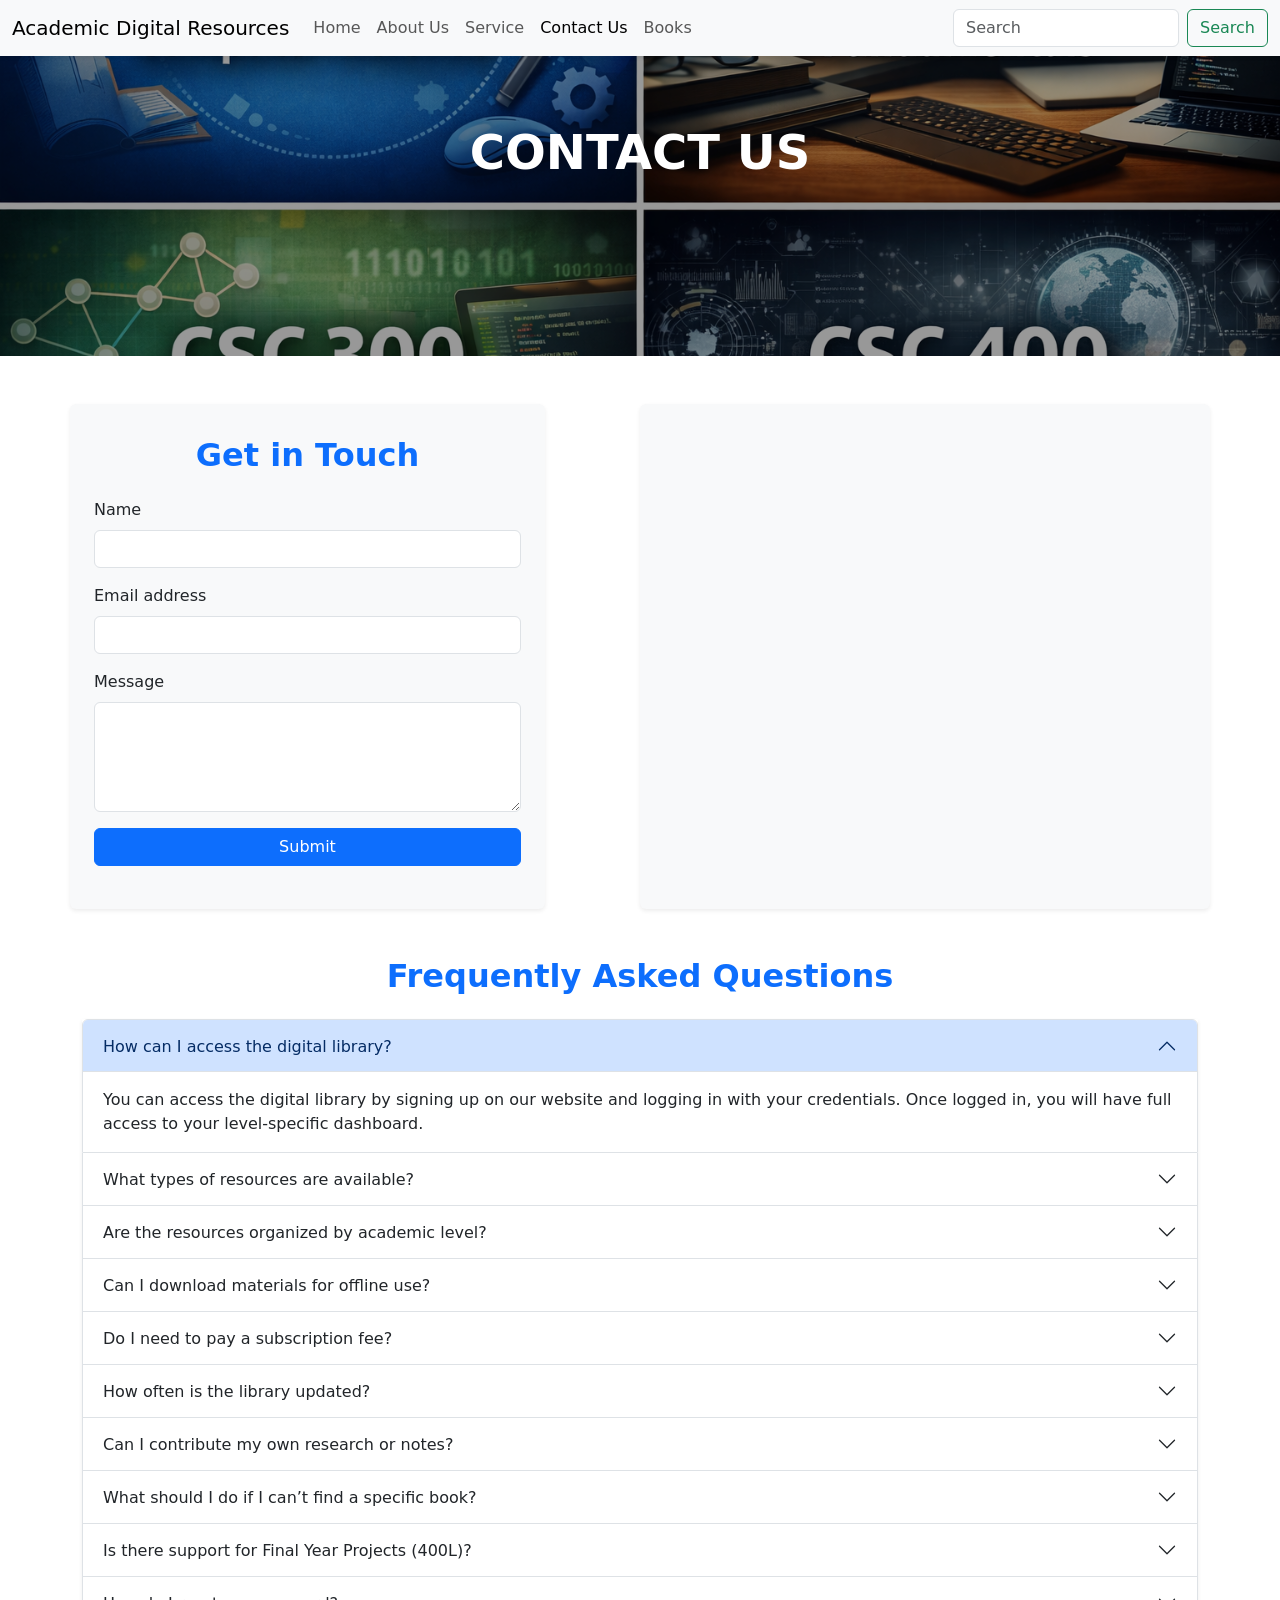
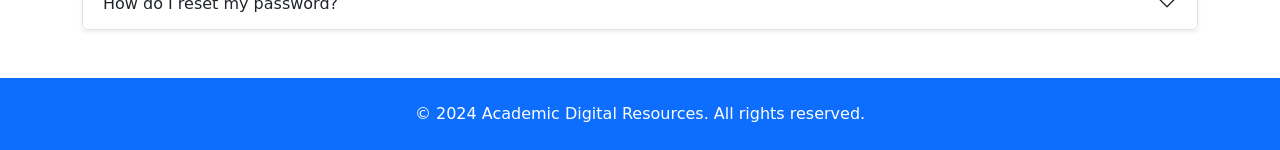
<file: contact-us.html>
<!DOCTYPE html>
<html lang="en">

<head>
    <meta charset="UTF-8">
    <meta name="viewport" content="width=device-width, initial-scale=1.0">
    <title>contact us</title>
    <link href="https://cdn.jsdelivr.net/npm/bootstrap@5.3.3/dist/css/bootstrap.min.css" rel="stylesheet"
        integrity="sha384-QWTKZyjpPEjISv5WaRU9OFeRpok6YctnYmDr5pNlyT2bRjXh0JMhjY6hW+ALEwIH" crossorigin="anonymous" />
    <link rel="stylesheet" href="book.css">
    <style>
        .c-item {
            height: 300px;
        }

        .c-img {
            height: 100%;
            object-fit: cover;
            filter: brightness(0.6);
        }
        </style>

</head>

<body>
    <div class="contianer">
        <nav class="navbar navbar-expand-lg bg-body-tertiary sticky-top shadow-sm">
            <div class="container-fluid">
                <a class="navbar-brand" href="#">Academic Digital Resources</a>
                <button class="navbar-toggler" type="button" data-bs-toggle="collapse"
                    data-bs-target="#navbarTogglerDemo02" aria-controls="navbarTogglerDemo02" aria-expanded="false"
                    aria-label="Toggle navigation">
                    <span class="navbar-toggler-icon"></span>
                </button>
                <div class="collapse navbar-collapse" id="navbarTogglerDemo02">
                    <ul class="navbar-nav me-auto mb-2 mb-lg-0">
                        <li class="nav-item"><a class="nav-link" href="index.html">Home</a></li>
                        <li class="nav-item"><a class="nav-link" href="about.html">About Us</a></li>
                        <li class="nav-item"><a class="nav-link" href="service.html">Service</a></li>
                        <li class="nav-item"><a class="nav-link active" href="contact-us.html">Contact Us</a></li>
                        <li class="nav-item"><a class="nav-link" href="book.html">Books</a></li>
                    </ul>
                    <form class="d-flex" role="search">
                        <input class="form-control me-2" type="search" placeholder="Search" aria-label="Search" />
                        <button class="btn btn-outline-success" type="submit">Search</button>
                    </form>
                </div>
            </div>
        </nav>
            <div class="carousel slide">
                <div class="carousel-inner">
                    <div class="carousel-item active c-item">
                        <img src="ChatGPT Image Jan 7, 2026, 10_29_18 PM.png" class="d-block w-100 c-img"
                            alt="100 Level">
                        <div class="carousel-caption top-0 mt-5">
                            <h1 class="display-5 fw-bolder">CONTACT US</h1>
                        </div>
                    </div>
                </div>
            </div>

            
        <div class="container mt-5 mb-5" id="contactus">
            <div class="row g-4">
                <!-- Contact Form -->
                <div class="contact-form col-lg-5 col-md-6 bg-body-tertiary p-4 rounded shadow-sm">
                    <form action="">
                        <h2 class="text-center fw-bolder mb-4 mt-2 text-primary">Get in Touch</h2>
                        <div class="mb-3">
                            <label for="exampleInputName" class="form-label">Name</label>
                            <input type="text" class="form-control" id="exampleInputName" aria-describedby="nameHelp">
                        </div>
                        <div class="mb-3">
                            <label for="exampleInputEmail1" class="form-label">Email address</label>
                            <input type="email" class="form-control" id="exampleInputEmail1"
                                aria-describedby="emailHelp">
                        </div>
                        <div class="mb-3">
                            <label for="exampleInputMessage" class="form-label">Message</label>
                            <textarea class="form-control" id="exampleInputMessage" rows="4"></textarea>
                        </div>
                        <button type="submit" class="btn btn-primary w-100">Submit</button>
                    </form>
                </div>

                <!-- Map -->
                <div class=" map col-lg-6 col-md-6 offset-lg-1 bg-body-tertiary p-4 rounded shadow-sm">
                    <iframe
                        src="https://www.google.com/maps/embed?pb=!1m18!1m12!1m3!1d15843.91038100744!2d6.08271705!3d6.77258075!2m3!1f0!2f0!3f0!3m2!1i1024!2i768!4f13.1!3m3!1m2!1s0x10469539908d44a5%3A0x5658f0cab2d29f1f!2sAmbrose%20Alli%20University!5e0!3m2!1sen!2sng!4v1700000000000!5m2!1sen!2sng"
                        width="100%" height="450" style="border:0;" allowfullscreen="" loading="lazy"
                        referrerpolicy="no-referrer-when-downgrade">
                    </iframe>
                </div>
            </div>
        </div>
        <div class="faq" id="faq">
            <div class="container mt-5 mb-5">
                <h2 class="text-center fw-bolder mb-4 mt-4 text-primary">Frequently Asked Questions</h2>
                <div class="accordion shadow-sm" id="faqAccordion">

                    <div class="accordion-item">
                        <h2 class="accordion-header" id="headingOne">
                            <button class="accordion-button" type="button" data-bs-toggle="collapse"
                                data-bs-target="#collapseOne" aria-expanded="true" aria-controls="collapseOne">
                                How can I access the digital library?
                            </button>
                        </h2>
                        <div id="collapseOne" class="accordion-collapse collapse show" aria-labelledby="headingOne"
                            data-bs-parent="#faqAccordion">
                            <div class="accordion-body">
                                You can access the digital library by signing up on our website and logging in with your
                                credentials. Once logged in, you will have full access to your level-specific dashboard.
                            </div>
                        </div>
                    </div>

                    <div class="accordion-item">
                        <h2 class="accordion-header" id="headingTwo">
                            <button class="accordion-button collapsed" type="button" data-bs-toggle="collapse"
                                data-bs-target="#collapseTwo" aria-expanded="false" aria-controls="collapseTwo">
                                What types of resources are available?
                            </button>
                        </h2>
                        <div id="collapseTwo" class="accordion-collapse collapse" aria-labelledby="headingTwo"
                            data-bs-parent="#faqAccordion">
                            <div class="accordion-body">
                                Our library includes e-books, research papers, tutorials, and video lectures across
                                various computer science topics, specifically curated for CSC 100L to 400L.
                            </div>
                        </div>
                    </div>

                    <div class="accordion-item">
                        <h2 class="accordion-header" id="headingThree">
                            <button class="accordion-button collapsed" type="button" data-bs-toggle="collapse"
                                data-bs-target="#collapseThree" aria-expanded="false" aria-controls="collapseThree">
                                Are the resources organized by academic level?
                            </button>
                        </h2>
                        <div id="collapseThree" class="accordion-collapse collapse" aria-labelledby="headingThree"
                            data-bs-parent="#faqAccordion">
                            <div class="accordion-body">
                                Yes. To make navigation easier, our resources are categorized into 100L (Foundational),
                                200L (Intermediate), 300L (Advanced), and 400L (Research & Project) levels.
                            </div>
                        </div>
                    </div>

                    <div class="accordion-item">
                        <h2 class="accordion-header" id="headingFour">
                            <button class="accordion-button collapsed" type="button" data-bs-toggle="collapse"
                                data-bs-target="#collapseFour" aria-expanded="false" aria-controls="collapseFour">
                                Can I download materials for offline use?
                            </button>
                        </h2>
                        <div id="collapseFour" class="accordion-collapse collapse" aria-labelledby="headingFour"
                            data-bs-parent="#faqAccordion">
                            <div class="accordion-body">
                                Most of our PDF resources and lecture notes are available for download. However, some
                                premium textbooks are restricted to online viewing only due to copyright agreements.
                            </div>
                        </div>
                    </div>

                    <div class="accordion-item">
                        <h2 class="accordion-header" id="headingFive">
                            <button class="accordion-button collapsed" type="button" data-bs-toggle="collapse"
                                data-bs-target="#collapseFive" aria-expanded="false" aria-controls="collapseFive">
                                Do I need to pay a subscription fee?
                            </button>
                        </h2>
                        <div id="collapseFive" class="accordion-collapse collapse" aria-labelledby="headingFive"
                            data-bs-parent="#faqAccordion">
                            <div class="accordion-body">
                                We offer a "Freemium" model. Core lecture notes are free, while specialized textbooks
                                and certification prep materials may require a premium subscription.
                            </div>
                        </div>
                    </div>

                    <div class="accordion-item">
                        <h2 class="accordion-header" id="headingSix">
                            <button class="accordion-button collapsed" type="button" data-bs-toggle="collapse"
                                data-bs-target="#collapseSix" aria-expanded="false" aria-controls="collapseSix">
                                How often is the library updated?
                            </button>
                        </h2>
                        <div id="collapseSix" class="accordion-collapse collapse" aria-labelledby="headingSix"
                            data-bs-parent="#faqAccordion">
                            <div class="accordion-body">
                                We update our repository weekly. Our academic committee ensures that the latest
                                curriculum-compliant notes and research papers are added regularly.
                            </div>
                        </div>
                    </div>

                    <div class="accordion-item">
                        <h2 class="accordion-header" id="headingSeven">
                            <button class="accordion-button collapsed" type="button" data-bs-toggle="collapse"
                                data-bs-target="#collapseSeven" aria-expanded="false" aria-controls="collapseSeven">
                                Can I contribute my own research or notes?
                            </button>
                        </h2>
                        <div id="collapseSeven" class="accordion-collapse collapse" aria-labelledby="headingSeven"
                            data-bs-parent="#faqAccordion">
                            <div class="accordion-body">
                                Yes! We encourage academic sharing. You can use the "Upload Resource" feature. Once
                                verified for quality, your contribution will be published for others.
                            </div>
                        </div>
                    </div>

                    <div class="accordion-item">
                        <h2 class="accordion-header" id="headingEight">
                            <button class="accordion-button collapsed" type="button" data-bs-toggle="collapse"
                                data-bs-target="#collapseEight" aria-expanded="false" aria-controls="collapseEight">
                                What should I do if I can’t find a specific book?
                            </button>
                        </h2>
                        <div id="collapseEight" class="accordion-collapse collapse" aria-labelledby="headingEight"
                            data-bs-parent="#faqAccordion">
                            <div class="accordion-body">
                                If a resource is missing, use the "Request a Resource" form in the footer. Our sourcing
                                team will notify you via email once it becomes available.
                            </div>
                        </div>
                    </div>

                    <div class="accordion-item">
                        <h2 class="accordion-header" id="headingNine">
                            <button class="accordion-button collapsed" type="button" data-bs-toggle="collapse"
                                data-bs-target="#collapseNine" aria-expanded="false" aria-controls="collapseNine">
                                Is there support for Final Year Projects (400L)?
                            </button>
                        </h2>
                        <div id="collapseNine" class="accordion-collapse collapse" aria-labelledby="headingNine"
                            data-bs-parent="#faqAccordion">
                            <div class="accordion-body">
                                Yes, we have a dedicated section for 400L students that includes project documentation
                                templates, data analysis guides, and a repository of past projects.
                            </div>
                        </div>
                    </div>

                    <div class="accordion-item">
                        <h2 class="accordion-header" id="headingTen">
                            <button class="accordion-button collapsed" type="button" data-bs-toggle="collapse"
                                data-bs-target="#collapseTen" aria-expanded="false" aria-controls="collapseTen">
                                How do I reset my password?
                            </button>
                        </h2>
                        <div id="collapseTen" class="accordion-collapse collapse" aria-labelledby="headingTen"
                            data-bs-parent="#faqAccordion">
                            <div class="accordion-body">
                                Click on the "Forgot Password" link on the login page. An OTP or reset link will be sent
                                to your registered email address immediately.
                            </div>
                        </div>
                    </div>

                </div>
            </div>
        </div>
    </div>
    <footer>
        <div class="text-center p-4 bg-primary text-white mt-4">
            © 2024 Academic Digital Resources. All rights reserved.
        </div>
    </footer>

</body>
<script src="https://cdn.jsdelivr.net/npm/bootstrap@5.3.8/dist/js/bootstrap.bundle.min.js"
    integrity="sha384-FKyoEForCGlyvwx9Hj09JcYn3nv7wiPVlz7YYwJrWVcXK/BmnVDxM+D2scQbITxI"
    crossorigin="anonymous"></script>

</html>
</file>
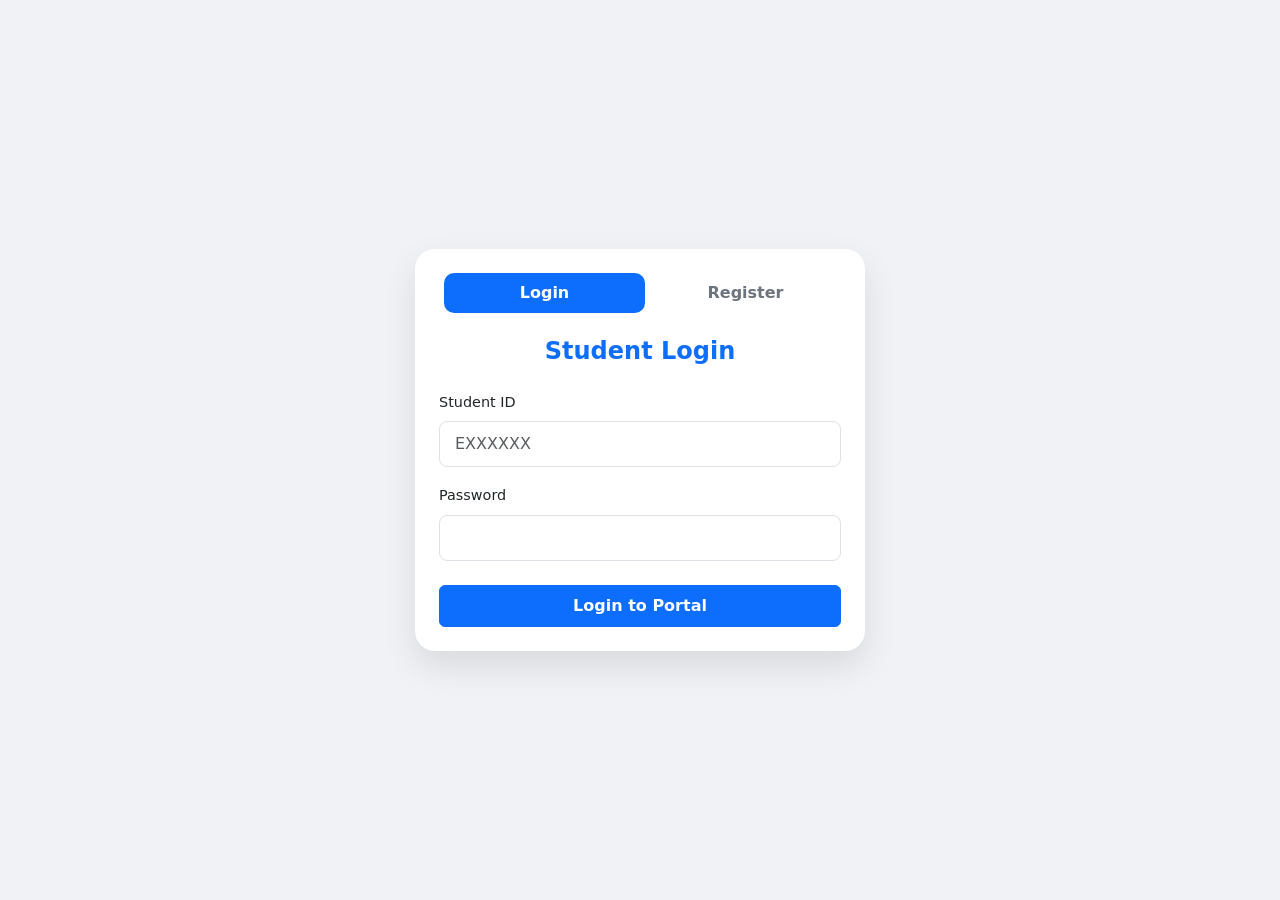
<file: login&signup.html>
<!DOCTYPE html>
<html lang="en">
<head>
    <meta charset="UTF-8">
    <meta name="viewport" content="width=device-width, initial-scale=1.0">
    <title>Student Portal - Auth</title>
    <link href="https://cdn.jsdelivr.net/npm/bootstrap@5.3.0/dist/css/bootstrap.min.css" rel="stylesheet">
    <style>
        body { background-color: #f0f2f5; min-height: 100vh; display: flex; align-items: center; justify-content: center; padding: 20px; }
        .auth-card { width: 100%; max-width: 450px; border: none; border-radius: 20px; box-shadow: 0 15px 35px rgba(0, 0, 0, 0.1); background: #fff; }
        .nav-pills .nav-link { color: #6c757d; font-weight: 600; border-radius: 10px; margin: 0 5px; }
        .nav-pills .nav-link.active, .btn-primary { background-color: #0d6efd !important; border-color: #0d6efd !important; }
        .form-label { font-weight: 500; font-size: 0.9rem; }
        .form-control, .form-select { padding: 10px 15px; border-radius: 8px; }
        #response-message { display: none; }
    </style>
</head>
<body>

<div class="card auth-card p-4">
    <div id="response-message" class="alert text-center mb-3" role="alert"></div>

    <ul class="nav nav-pills nav-justified mb-4" id="pills-tab" role="tablist">
        <li class="nav-item">
            <button class="nav-link active" id="tab-login" data-bs-toggle="pill" data-bs-target="#pills-login" type="button">Login</button>
        </li>
        <li class="nav-item">
            <button class="nav-link" id="tab-signup" data-bs-toggle="pill" data-bs-target="#pills-signup" type="button">Register</button>
        </li>
    </ul>

    <div class="tab-content">
        <div class="tab-pane fade show active" id="pills-login">
            <h4 class="text-center mb-4 fw-bold text-primary">Student Login</h4>
            <form id="loginForm" class="needs-validation" novalidate>
                <div class="mb-3">
                    <label class="form-label">Student ID</label>
                    <input type="text" class="form-control" id="loginId" placeholder="EXXXXXX" required pattern="^E.*$">
                    <div class="invalid-feedback">Student ID must start with 'E'</div>
                </div>
                <div class="mb-3">
                    <label class="form-label">Password</label>
                    <input type="password" class="form-control" id="loginPass" required>
                </div>
                <div class="d-grid mt-4">
                    <button type="submit" class="btn btn-primary py-2 fw-bold">Login to Portal</button>
                </div>
            </form>
        </div>

        <div class="tab-pane fade" id="pills-signup">
            <h4 class="text-center mb-4 fw-bold text-primary">New Registration</h4>
            <form id="signupForm" class="needs-validation" novalidate>
                <div class="row g-2 mb-3">
                    <div class="col-md-6">
                        <label class="form-label">Student ID</label>
                        <input type="text" class="form-control" id="regId" placeholder="EXXXXXX" required pattern="^E.*$">
                        <div class="invalid-feedback">Must start with 'E'</div>
                    </div>
                    <div class="col-md-6">
                        <label class="form-label">Matric No.</label>
                        <input type="text" class="form-control" id="regMatric" placeholder="FPS/CSC/..." required>
                    </div>
                </div>
                <div class="mb-3">
                    <label class="form-label">Current Level</label>
                    <select class="form-select" id="regLevel" required>
                        <option value="" selected disabled>Choose level...</option>
                        <option value="100">100 Level</option>
                        <option value="200">200 Level</option>
                        <option value="300">300 Level</option>
                        <option value="400">400 Level</option>
                    </select>
                </div>
                <div class="mb-3">
                    <label class="form-label">Full Name</label>
                    <input type="text" class="form-control" id="regName" required>
                </div>
                <div class="mb-3">
                    <label class="form-label">Password</label>
                    <input type="password" class="form-control" id="regPass" required minlength="6">
                </div>
                <div class="d-grid mt-4">
                    <button type="submit" class="btn btn-primary py-2 fw-bold">Complete Registration</button>
                </div>
            </form>
        </div>
    </div>
</div>

<script>
const alertBox = document.getElementById('response-message');
const forms = document.querySelectorAll('.needs-validation');
const API_URL = "https://bookshop-api-jbl4.onrender.com/api";

// Pre-check: If already logged in, redirect away from auth page
document.addEventListener('DOMContentLoaded', () => {
    const user = JSON.parse(localStorage.getItem('user'));
    if (user) {
        window.location.href = (user.role === 'admin') ? "admin/dashboard.html" : "index.html";
    }
});

forms.forEach(form => {
    form.addEventListener('submit', async (event) => {
        event.preventDefault();
        
        if (!form.checkValidity()) {
            form.classList.add('was-validated');
            return;
        }

        const btn = form.querySelector('button');
        const originalText = btn.innerText;
        btn.disabled = true;
        btn.innerHTML = `<span class="spinner-border spinner-border-sm"></span> Processing...`;
        alertBox.style.display = 'none';

        let payload = {};
        let endpoint = (form.id === 'loginForm') ? "/auth/login" : "/auth/register";

        if (form.id === 'loginForm') {
            payload = {
                StudentID: document.getElementById('loginId').value,
                password: document.getElementById('loginPass').value
            };
        } else {
            payload = {
                StudentID: document.getElementById('regId').value,
                matricNo: document.getElementById('regMatric').value,
                level: document.getElementById('regLevel').value,
                fullname: document.getElementById('regName').value,
                password: document.getElementById('regPass').value
            };
        }

        try {
            const response = await fetch(`${API_URL}${endpoint}`, {
                method: 'POST',
                headers: { 
                    'Content-Type': 'application/json',
                    'Accept': 'application/json'
                },
                body: JSON.stringify(payload)
            });

            const contentType = response.headers.get("content-type");
            let data = {};
            
            if (contentType && contentType.includes("application/json")) {
                data = await response.json();
            } else {
                const text = await response.text();
                if (text.includes("<!DOCTYPE html>")) throw new Error("Server is waking up. Please try again.");
                throw new Error(text || `Error ${response.status}`);
            }

            if (!response.ok) {
                throw new Error(data.error || data.message || "Authentication failed.");
            }

            alertBox.className = "alert alert-success text-center mb-3";
            alertBox.style.display = 'block';

            if (form.id === 'loginForm') {
                alertBox.innerText = "Login Successful! Redirecting...";
                localStorage.setItem('token', data.token);
                localStorage.setItem('user', JSON.stringify(data.user));
                
                setTimeout(() => {
                    // Role-based redirection logic
                    if (data.user?.role === 'admin') {
                        window.location.href = "admin/dashboard.html";
                    } else {
                        window.location.href = "index.html";
                    }
                }, 1500);
            } else {
                alertBox.innerText = "Registration Successful! Switching to Login...";
                form.reset();
                form.classList.remove('was-validated');
                
                setTimeout(() => {
                    const loginTab = new bootstrap.Tab(document.querySelector('#tab-login'));
                    loginTab.show();
                    alertBox.style.display = 'none';
                }, 2500);
            }

        } catch (error) {
            alertBox.className = "alert alert-danger text-center mb-3";
            alertBox.style.display = 'block';
            alertBox.innerText = error.message;
        } finally {
            btn.disabled = false;
            btn.innerText = originalText;
        }
    });
});
</script>

<script src="https://cdn.jsdelivr.net/npm/bootstrap@5.3.0/dist/js/bootstrap.bundle.min.js"></script>
</body>
</html>
</file>
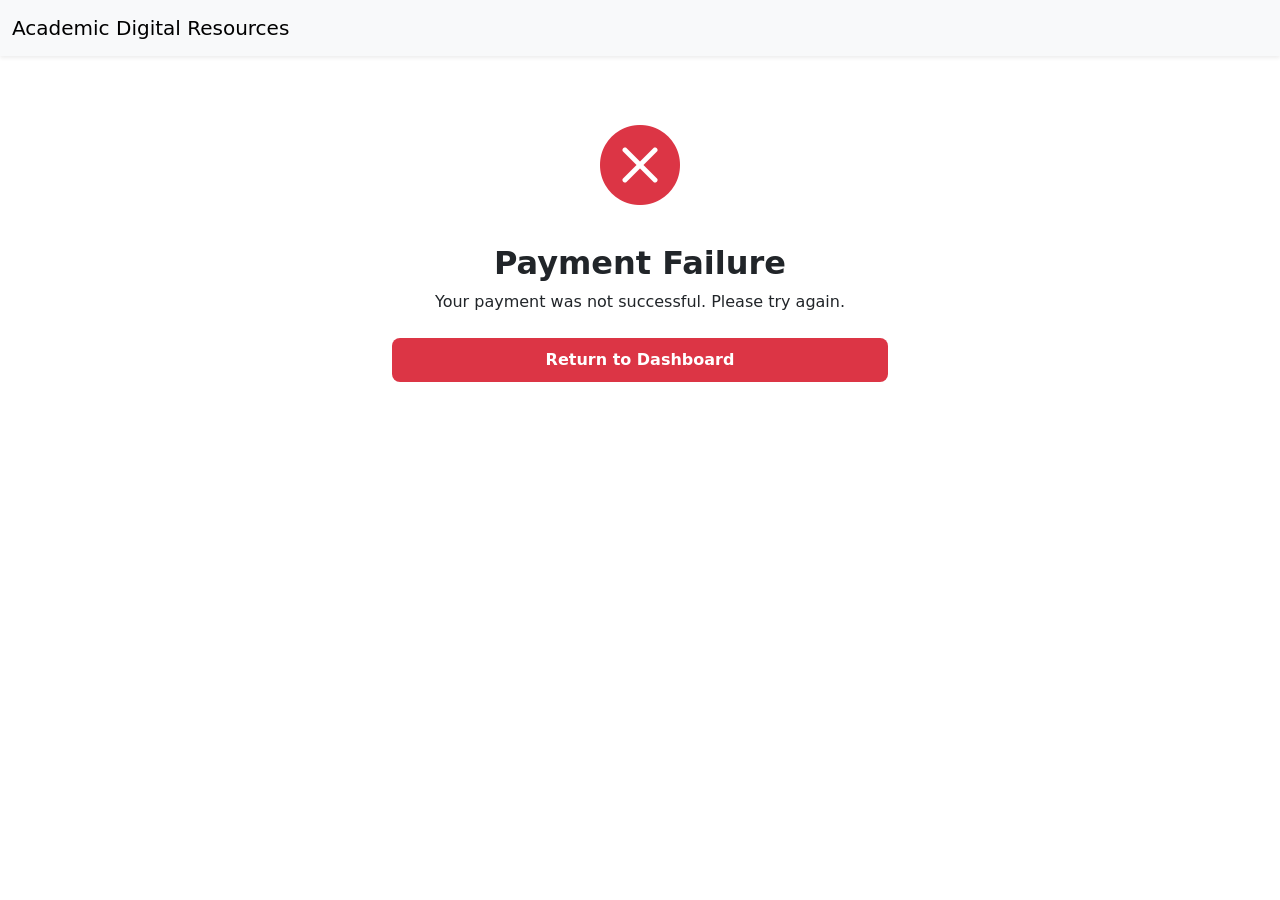
<file: payment_failure.html>
<!DOCTYPE html>
<html lang="en">

<head>
    <meta charset="UTF-8">
    <meta name="viewport" content="width=device-width, initial-scale=1.0">
    <title>payment_failure</title>
    <link href="https://cdn.jsdelivr.net/npm/bootstrap@5.3.8/dist/css/bootstrap.min.css" rel="stylesheet"
        integrity="sha384-sRIl4kxILFvY47J16cr9ZwB07vP4J8+LH7qKQnuqkuIAvNWLzeN8tE5YBujZqJLB" crossorigin="anonymous">
    <link rel="stylesheet" href="https://cdn.jsdelivr.net/npm/bootstrap-icons@1.13.1/font/bootstrap-icons.min.css">
    <link rel="stylesheet" href="payment_failure.css">
    <style>
        /* Ensuring the failure icon is red to match the status */
        .bi-x-circle-fill { 
            font-size: 5rem; 
            color: #dc3545; 
            display: block;
            margin-top: 2rem;
        }
        .payment_successful {
            padding: 20px;
        }
        .btn {
            background-color: #dc3545;
            color: white;
            padding: 10px 25px;
            border-radius: 8px;
            font-weight: 600;
            transition: 0.3s;
        }
        .btn:hover {
            background-color: #a71d2a;
            color: white;
        }
    </style>
</head>

<body>
    <nav class="navbar navbar-expand-lg bg-body-tertiary sticky-top shadow-sm">
        <div class="container-fluid">
            <a class="navbar-brand" href="#">Academic Digital Resources</a>
            <button class="navbar-toggler" type="button" data-bs-toggle="collapse"
                data-bs-target="#navbarTogglerDemo02" aria-controls="navbarTogglerDemo02" aria-expanded="false"
                aria-label="Toggle navigation">
                <span class="navbar-toggler-icon"></span>
            </button>
        </div>
    </nav>

    <div class="payment_successful mb-4 text-center" id="failure-container">
        <i class="bi bi-x-circle-fill"></i>
        <h2 class="text-center fw-bold mt-3">Payment Failure</h2>
        <div class="text-center">
            <p class="mb-2">Your payment was not successful. Please try again.</p>
            <!-- This small text will show the specific reason if provided -->
            <p id="error-reason" class="text-muted small mb-4"></p> 
            
            <a href="index.html"><button class="btn border-0">Return to Dashboard</button></a>
        </div>
    </div>

    <script>
        // Check if there is an error message in the URL (e.g., ?message=Declined)
        const urlParams = new URLSearchParams(window.location.search);
        const reason = urlParams.get('message');
        if (reason) {
            document.getElementById('error-reason').innerText = "Reason: " + reason;
        }
    </script>

    <script src="https://cdn.jsdelivr.net/npm/bootstrap@5.3.0/dist/js/bootstrap.bundle.min.js"></script>
</body>

</html>
</file>
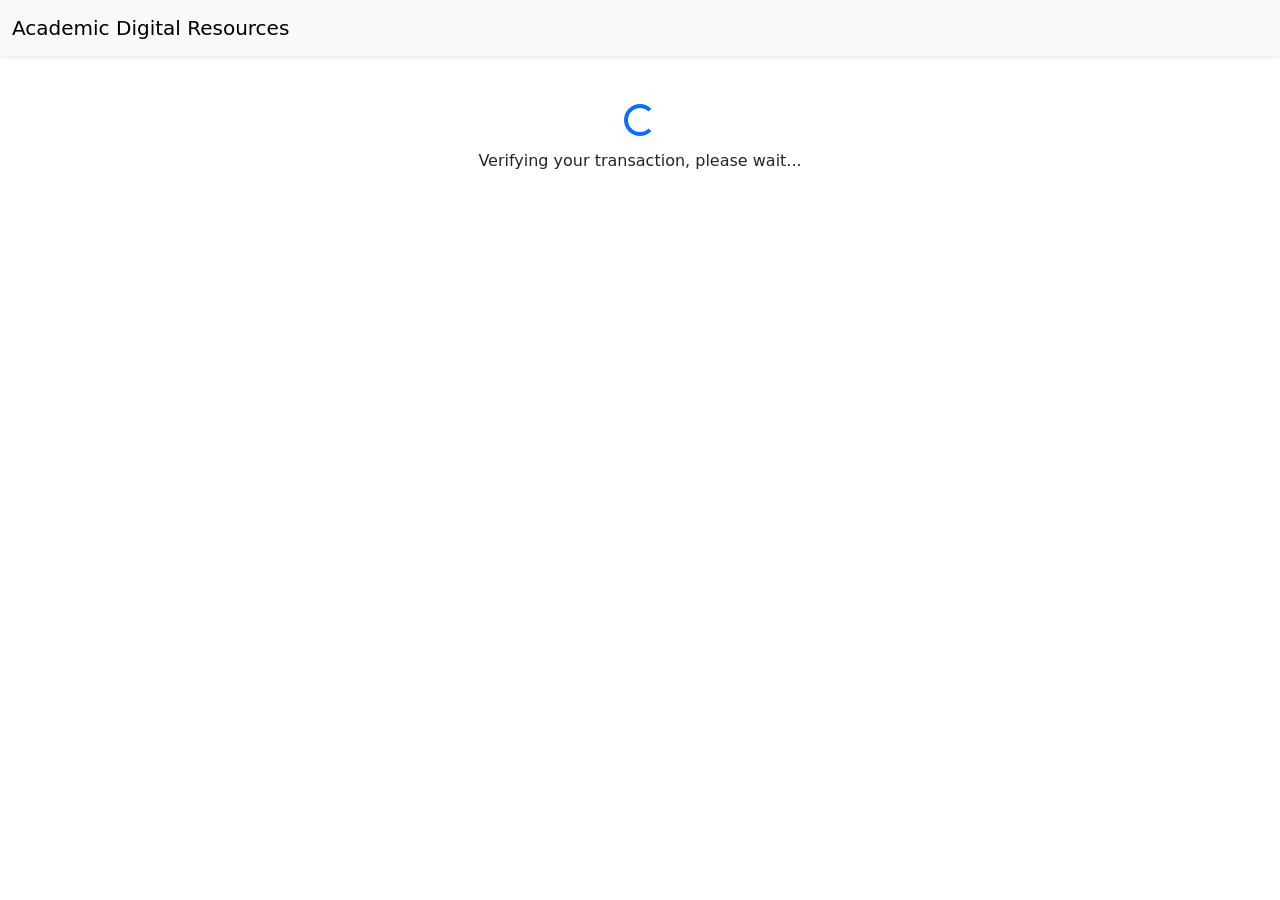
<file: payment_successful.html>
<!DOCTYPE html>
<html lang="en">

<head>
    <meta charset="UTF-8">
    <meta name="viewport" content="width=device-width, initial-scale=1.0">
    <title>payment_successful</title>
    <link href="https://cdn.jsdelivr.net/npm/bootstrap@5.3.8/dist/css/bootstrap.min.css" rel="stylesheet"
        integrity="sha384-sRIl4kxILFvY47J16cr9ZwB07vP4J8+LH7qKQnuqkuIAvNWLzeN8tE5YBujZqJLB" crossorigin="anonymous">
    <link rel="stylesheet" href="https://cdn.jsdelivr.net/npm/bootstrap-icons@1.13.1/font/bootstrap-icons.min.css">
    <link rel="stylesheet" href="payment.css">
    <style>
        .bi-check-circle-fill { font-size: 4rem; color: #198754; }
        #loader { display: block; }
        #success-content { display: none; }
    </style>
</head>

<body>
    <nav class="navbar navbar-expand-lg bg-body-tertiary sticky-top shadow-sm">
        <div class="container-fluid">
            <a class="navbar-brand" href="#">Academic Digital Resources</a>
        </div>
    </nav>

    <div class="container mt-5">
        <!-- Verification Loader -->
        <div id="loader" class="text-center">
            <div class="spinner-border text-primary" role="status"></div>
            <p class="mt-2">Verifying your transaction, please wait...</p>
        </div>

        <!-- Success Content -->
        <div class="payment_successful mb-4 text-center" id="success-content">
            <h2 class="mt-5 text-center fw-bold">Payment Successful</h2>
            <i class="bi bi-check-circle-fill"></i>
            <div class="text-center">
                <p class="mb-4">Thank you for your payment. Your transaction has been completed successfully.</p>
                <p id="ref-display" class="text-muted small"></p>
                <a href="index.html"><button class="btn btn-primary">Go to My Books</button></a>
            </div>
        </div>
    </div>

    <script>
async function verifyPayment() {
    const urlParams = new URLSearchParams(window.location.search);
    const reference = urlParams.get('reference');
    const token = localStorage.getItem('token'); 

    // 1. If no reference, they shouldn't be here
    if (!reference) {
        console.error("No reference found in URL");
        return;
    }

    try {
        // 2. This call tells the BACKEND to verify with Paystack and SAVE to MongoDB
        const response = await fetch(`https://bookshop-api-jbl4.onrender.com/api/payments/verify/${reference}`, {
            method: 'GET',
            headers: {
                'Authorization': `Bearer ${token}`,
                'Content-Type': 'application/json'
            }
        });

        const data = await response.json();

        if (response.ok) {
            // SUCCESS: Backend confirmed Paystack is happy and MongoDB has the record
            document.getElementById('loader').style.display = 'none';
            document.getElementById('success-content').style.display = 'block';
            document.getElementById('ref-display').innerText = "Transaction ID: " + reference;
        } else {
            // Handle specific case: Payment already exists in DB
            if (data.message === 'Payment already verified') {
                document.getElementById('loader').style.display = 'none';
                document.getElementById('success-content').style.display = 'block';
                document.getElementById('ref-display').innerText = "Reference: " + reference;
            } else {
                alert("Verification failed: " + (data.error || "Unknown error"));
                window.location.href = "payment_failure.html";
            }
        }
    } catch (error) {
        console.error("Network error:", error);
        alert("Verification timed out. If you were charged, your book will appear in your library shortly.");
    }
}

document.addEventListener('DOMContentLoaded', verifyPayment);
</script>
    <script src="https://cdn.jsdelivr.net/npm/bootstrap@5.3.0/dist/js/bootstrap.bundle.min.js"></script>
</body>

</html>
</file>
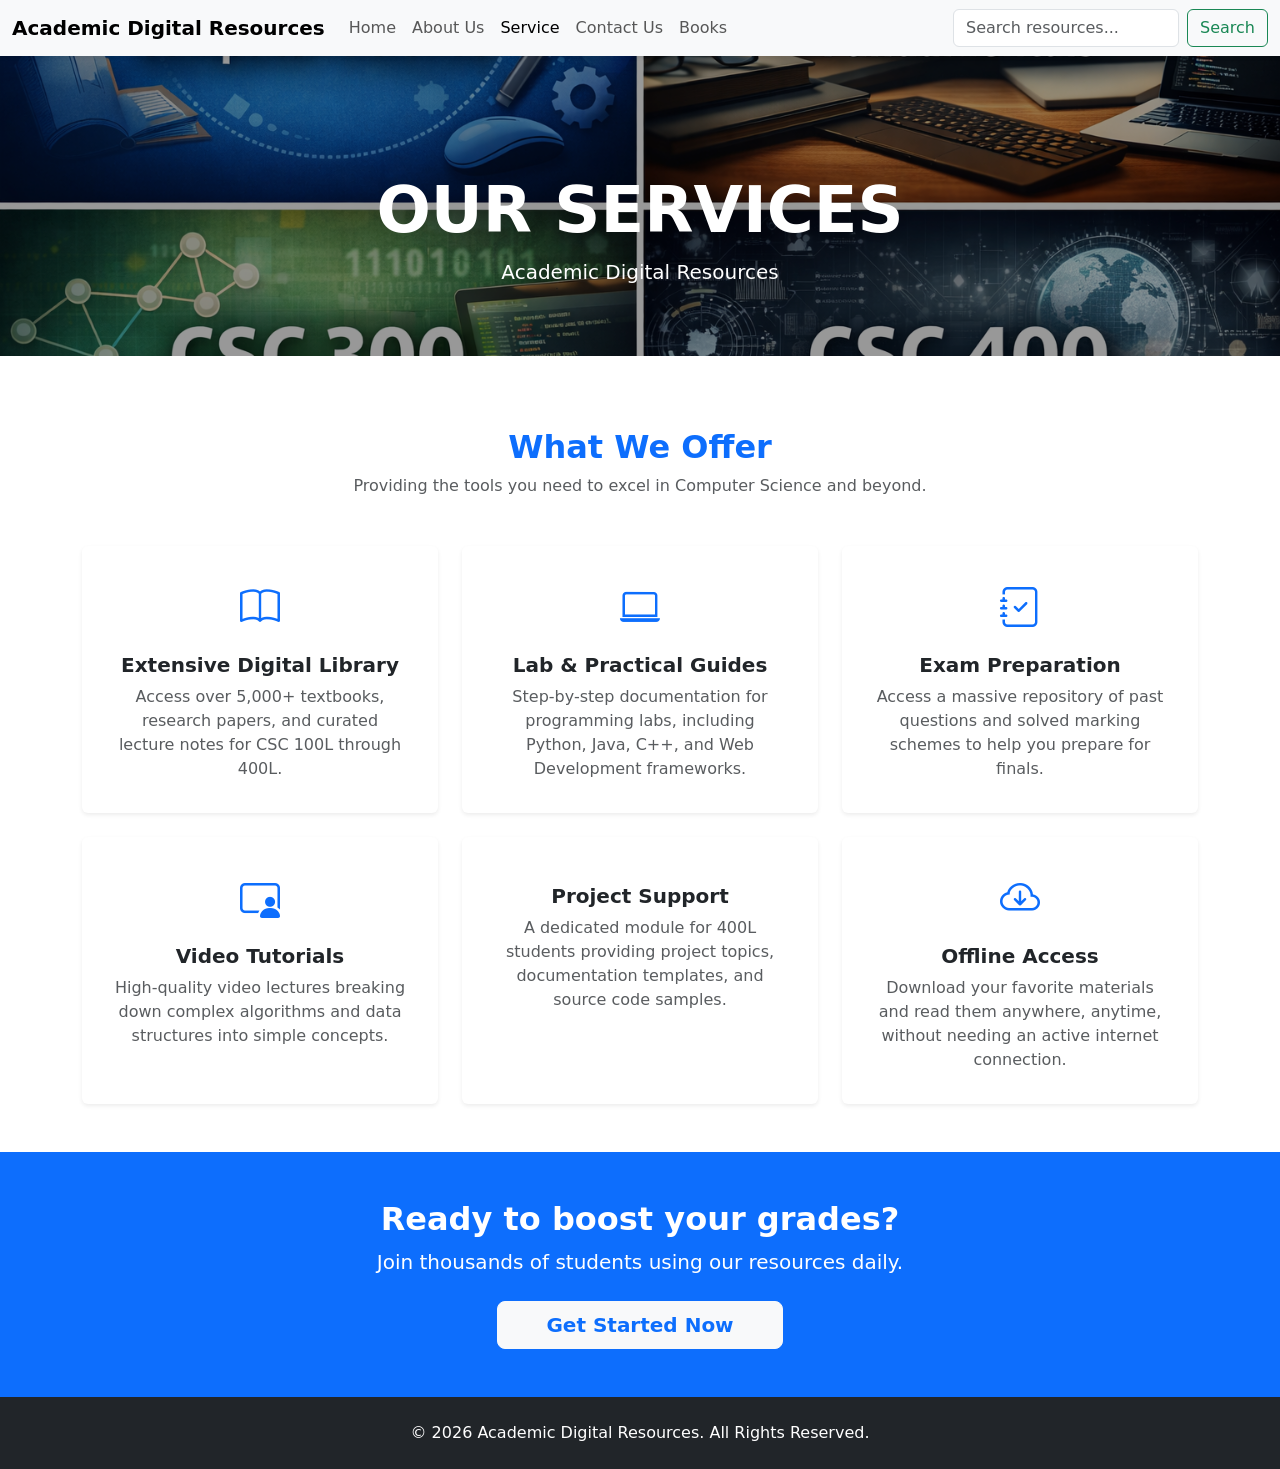
<file: service.html>
<!DOCTYPE html>
<html lang="en">
<head>
    <meta charset="UTF-8">
    <meta name="viewport" content="width=device-width, initial-scale=1.0">
    <title>Our Services - Academic Digital Resources</title>
    <link href="https://cdn.jsdelivr.net/npm/bootstrap@5.3.3/dist/css/bootstrap.min.css" rel="stylesheet" integrity="sha384-QWTKZyjpPEjISv5WaRU9OFeRpok6YctnYmDr5pNlyT2bRjXh0JMhjY6hW+ALEwIH" crossorigin="anonymous" />
    <link rel="stylesheet" href="https://cdn.jsdelivr.net/npm/bootstrap-icons@1.11.3/font/bootstrap-icons.min.css">
    <link rel="stylesheet" href="book.css">
    <style>
        .service-card {
            transition: transform 0.3s ease, shadow 0.3s ease;
            border: none;
        }
        .service-card:hover {
            transform: translateY(-10px);
            box-shadow: 0 10px 20px rgba(0,0,0,0.1) !important;
        }
        .icon-box {
            font-size: 2.5rem;
            color: #0d6efd;
            margin-bottom: 15px;
        }
        .c-item { height: 300px; }
        .c-img {
            height: 100%;
            object-fit: cover;
            filter: brightness(0.6);
        }
    </style>
</head>

<body>
    <nav class="navbar navbar-expand-lg bg-body-tertiary sticky-top shadow-sm">
        <div class="container-fluid">
            <a class="navbar-brand fw-bold" href="#">Academic Digital Resources</a>
            <button class="navbar-toggler" type="button" data-bs-toggle="collapse" data-bs-target="#navbarTogglerDemo02">
                <span class="navbar-toggler-icon"></span>
            </button>
            <div class="collapse navbar-collapse" id="navbarTogglerDemo02">
                <ul class="navbar-nav me-auto mb-2 mb-lg-0">
                    <li class="nav-item"><a class="nav-link" href="index.html">Home</a></li>
                    <li class="nav-item"><a class="nav-link" href="about.html">About Us</a></li>
                    <li class="nav-item"><a class="nav-link active" href="service.html">Service</a></li>
                    <li class="nav-item"><a class="nav-link" href="contact-us.html">Contact Us</a></li>
                    <li class="nav-item"><a class="nav-link" href="book.html">Books</a></li>
                </ul>
                <form class="d-flex" role="search">
                    <input class="form-control me-2" type="search" placeholder="Search resources...">
                    <button class="btn btn-outline-success" type="submit">Search</button>
                </form>
            </div>
        </div>
    </nav>

    <div class="carousel slide">
        <div class="carousel-inner">
            <div class="carousel-item active c-item">
                <img src="ChatGPT Image Jan 7, 2026, 10_29_18 PM.png" class="d-block w-100 c-img" alt="Service Header">
                <div class="carousel-caption top-0 mt-5">
                    <h1 class="display-3 fw-bolder mt-5">OUR SERVICES</h1>
                    <p class="lead">Academic Digital Resources</p>
                </div>
            </div>
        </div>
    </div>

    <div class="container my-5 pt-4">
        <h2 class="text-center fw-bolder mb-2 text-primary">What We Offer</h2>
        <p class="text-center text-muted mb-5">Providing the tools you need to excel in Computer Science and beyond.</p>
        
        <div class="row g-4">
            <div class="col-md-4">
                <div class="card h-100 text-center service-card shadow-sm p-3">
                    <div class="card-body">
                        <div class="icon-box"><i class="bi bi-book"></i></div>
                        <h5 class="card-title fw-bold">Extensive Digital Library</h5>
                        <p class="card-text text-muted">Access over 5,000+ textbooks, research papers, and curated lecture notes for CSC 100L through 400L.</p>
                    </div>
                </div>
            </div>

            <div class="col-md-4">
                <div class="card h-100 text-center service-card shadow-sm p-3">
                    <div class="card-body">
                        <div class="icon-box"><i class="bi bi-laptop"></i></div>
                        <h5 class="card-title fw-bold">Lab & Practical Guides</h5>
                        <p class="card-text text-muted">Step-by-step documentation for programming labs, including Python, Java, C++, and Web Development frameworks.</p>
                    </div>
                </div>
            </div>

            <div class="col-md-4">
                <div class="card h-100 text-center service-card shadow-sm p-3">
                    <div class="card-body">
                        <div class="icon-box"><i class="bi bi-journal-check"></i></div>
                        <h5 class="card-title fw-bold">Exam Preparation</h5>
                        <p class="card-text text-muted">Access a massive repository of past questions and solved marking schemes to help you prepare for finals.</p>
                    </div>
                </div>
            </div>

            <div class="col-md-4">
                <div class="card h-100 text-center service-card shadow-sm p-3">
                    <div class="card-body">
                        <div class="icon-box"><i class="bi bi-person-video3"></i></div>
                        <h5 class="card-title fw-bold">Video Tutorials</h5>
                        <p class="card-text text-muted">High-quality video lectures breaking down complex algorithms and data structures into simple concepts.</p>
                    </div>
                </div>
            </div>

            <div class="col-md-4">
                <div class="card h-100 text-center service-card shadow-sm p-3">
                    <div class="card-body">
                        <div class="icon-box"><i class="bi bi-mortardboard"></i></div>
                        <h5 class="card-title fw-bold">Project Support</h5>
                        <p class="card-text text-muted">A dedicated module for 400L students providing project topics, documentation templates, and source code samples.</p>
                    </div>
                </div>
            </div>

            <div class="col-md-4">
                <div class="card h-100 text-center service-card shadow-sm p-3">
                    <div class="card-body">
                        <div class="icon-box"><i class="bi bi-cloud-arrow-down"></i></div>
                        <h5 class="card-title fw-bold">Offline Access</h5>
                        <p class="card-text text-muted">Download your favorite materials and read them anywhere, anytime, without needing an active internet connection.</p>
                    </div>
                </div>
            </div>
        </div>
    </div>

    <div class="container-fluid bg-primary text-white py-5 mt-5">
        <div class="container text-center">
            <h2 class="fw-bold">Ready to boost your grades?</h2>
            <p class="lead mb-4">Join thousands of students using our resources daily.</p>
            <a href="books.html" class="btn btn-light btn-lg px-5 fw-bold text-primary">Get Started Now</a>
        </div>
    </div>

    <footer class="bg-dark text-white py-4">
        <div class="container text-center">
            <p class="mb-0">&copy; 2026 Academic Digital Resources. All Rights Reserved.</p>
        </div>
    </footer>

    <script src="https://cdn.jsdelivr.net/npm/bootstrap@5.3.3/dist/js/bootstrap.bundle.min.js"></script>
</body>
</html>
</file>
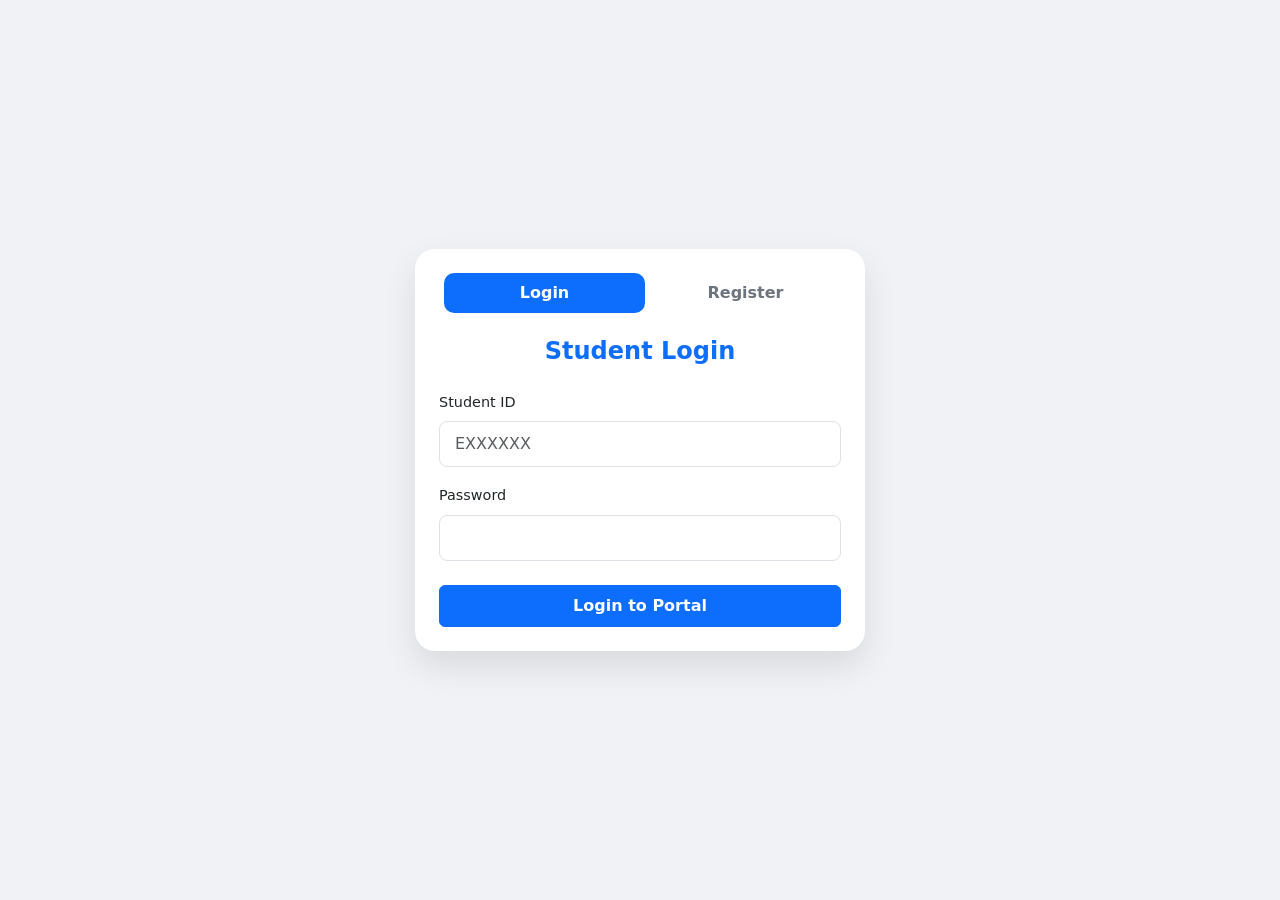
<file: admin/dashboard.html>
<!DOCTYPE html>
<html lang="en">

<head>
    <meta charset="UTF-8">
    <meta name="viewport" content="width=device-width, initial-scale=1.0">
    <link href="https://cdn.jsdelivr.net/npm/bootstrap@5.3.3/dist/css/bootstrap.min.css" rel="stylesheet">
    <link rel="stylesheet" href="https://cdn.jsdelivr.net/npm/bootstrap-icons@1.11.3/font/bootstrap-icons.min.css">
    <title>Admin Dashboard | ADR</title>
    <style>
        table { border-collapse: collapse; width: 100%; }
        th, td { text-align: left; padding: 12px; border-bottom: 2px solid #ddd; }
        tr:hover { background-color: #f5f5f5; }
        th { background-color: #0d6efd; color: white; }
        .dashboard { padding: 20px; border-radius: 8px; margin-bottom: 50px; }
        .stats-card { border: none; border-left: 5px solid #0d6efd; transition: 0.3s; }
        .stats-card:hover { transform: translateY(-5px); }
        .nav-link.active { font-weight: bold; color: #0d6efd !important; }
        
        /* Dropdown Custom Styling */
        .dropdown-menu { border-radius: 10px; margin-top: 10px; border: none; box-shadow: 0 5px 15px rgba(0,0,0,0.1); }
        .dropdown-item { padding: 10px 20px; transition: 0.2s; }
        .dropdown-item:hover { background-color: #f8f9fa; color: #0d6efd; padding-left: 25px; }
    </style>
</head>

<body class="bg-light">
    <nav class="navbar navbar-expand-lg bg-white sticky-top shadow-sm">
        <div class="container-fluid">
            <a class="navbar-brand fw-bold text-primary" href="#">Academic Digital Resources</a>
            <button class="navbar-toggler" type="button" data-bs-toggle="collapse" data-bs-target="#adminNavbar">
                <span class="navbar-toggler-icon"></span>
            </button>
            <div class="collapse navbar-collapse" id="adminNavbar">
                <ul class="navbar-nav me-auto mb-2 mb-lg-0">
                    <li class="nav-item">
                        <a class="nav-link active" href="dashboard.html"><i class="bi bi-speedometer2"></i> Home</a>
                    </li>
                    <li class="nav-item dropdown">
                        <a class="nav-link dropdown-toggle" href="#" id="bookDropdown" role="button" data-bs-toggle="dropdown" aria-expanded="false">
                            <i class="bi bi-book"></i> Books
                        </a>
                        <ul class="dropdown-menu" aria-labelledby="bookDropdown">
                            <li>
                                <a class="dropdown-item" href="form_book.html">
                                    <i class="bi bi-plus-circle me-2 text-primary"></i> Add New Book
                                </a>
                            </li>
                            <li>
                                <a class="dropdown-item" href="manage_books.html">
                                    <i class="bi bi-pencil-square me-2 text-success"></i> Manage Inventory
                                </a>
                            </li>
                        </ul>
                    </li>
                </ul>
                <div class="d-flex align-items-center">
                    <span id="adminName" class="me-3 text-muted fw-bold">Admin Panel</span>
                    <button class="btn btn-sm btn-outline-danger" onclick="logout()">
                        <i class="bi bi-box-arrow-right"></i> Logout
                    </button>
                </div>
            </div>
        </div>
    </nav>

    <div class="container mt-4">
        <div class="row mb-4">
            <div class="col-md-4 mb-3">
                <div class="card stats-card shadow-sm p-3">
                    <small class="text-muted fw-bold">TOTAL REGISTERED STUDENTS</small>
                    <h3 id="totalStudents" class="fw-bold">0</h3>
                </div>
            </div>
            <div class="col-md-4 mb-3">
                <div class="card stats-card shadow-sm p-3" style="border-left-color: #198754;">
                    <small class="text-muted fw-bold">TOTAL REVENUE</small>
                    <h3 id="totalSales" class="fw-bold">₦0</h3>
                </div>
            </div>
        </div>

        <div class="dashboard bg-white shadow-sm">
            <h2 class="mb-4 text-center fw-bolder text-primary">Student Purchase Records</h2>
            
            <div class="table-responsive">
                <table class="table">
                    <thead>
                        <tr>
                            <th scope="col">#</th>
                            <th scope="col">Full Name</th>
                            <th scope="col">Matric No</th>
                            <th scope="col">Level</th>
                            <th scope="col">Books Bought</th>
                            <th scope="col">Action</th>
                        </tr>
                    </thead>
                    <tbody id="recordsBody">
                        </tbody>
                </table>
            </div>
        </div>
    </div>

    <div class="modal fade" id="booksModal" tabindex="-1" aria-hidden="true">
        <div class="modal-dialog">
            <div class="modal-content">
                <div class="modal-header bg-primary text-white">
                    <h5 class="modal-title" id="booksModalLabel">Purchased Books</h5>
                    <button type="button" class="btn-close btn-close-white" data-bs-dismiss="modal"></button>
                </div>
                <div class="modal-body">
                    <ul class="list-group list-group-flush" id="purchasedBooksList"></ul>
                </div>
            </div>
        </div>
    </div>

    <script src="https://cdn.jsdelivr.net/npm/bootstrap@5.3.3/dist/js/bootstrap.bundle.min.js"></script>
   <script>
    const API_URL = "https://bookshop-api-jbl4.onrender.com/api";
    let groupedData = {};

    document.addEventListener('DOMContentLoaded', fetchDashboardData);

    async function fetchDashboardData() {
        const token = localStorage.getItem('token');
        const userStr = localStorage.getItem('user');
        const user = userStr ? JSON.parse(userStr) : null;

        // Auth Check
        if (!token || !user || user.role !== 'admin') {
            window.location.href = "../login&signup.html"; 
            return;
        }

        try {
            const response = await fetch(`${API_URL}/admin/dashboard-stats`, {
                method: 'GET',
                headers: { 
                    'Authorization': `Bearer ${token}`,
                    'Content-Type': 'application/json'
                }
            });
            
            if (!response.ok) throw new Error("Authentication failed or Server error");

            const payments = await response.json();
            
            if (!Array.isArray(payments)) return;

            // Grouping Logic: Consolidates multiple purchases by the same student
            groupedData = payments.reduce((acc, curr) => {
                if (!curr.user || !curr.book) return acc;

                const studentKey = curr.user._id || curr.user; 
                
                if (!acc[studentKey]) {
                    acc[studentKey] = {
                        user: curr.user,
                        books: [],
                        totalSpent: 0
                    };
                }

                acc[studentKey].books.push({
                    title: curr.book.title || "Unknown Title",
                    price: curr.amount || curr.book.price || 0
                });

                acc[studentKey].totalSpent += (curr.amount || 0);
                
                return acc;
            }, {});

            renderTable();
            updateStats(payments);

        } catch (err) {
            console.error("Dashboard Error:", err);
            document.getElementById('recordsBody').innerHTML = 
                `<tr><td colspan="6" class="text-center text-danger">Error: ${err.message}</td></tr>`;
        }
    }

    function renderTable() {
        const tableBody = document.getElementById('recordsBody');
        tableBody.innerHTML = '';
        
        const students = Object.keys(groupedData);
        
        if (students.length === 0) {
            tableBody.innerHTML = `<tr><td colspan="6" class="text-center">No successful payments found.</td></tr>`;
            return;
        }

        students.forEach((id, index) => {
            const item = groupedData[id];
            tableBody.innerHTML += `
                <tr>
                    <td>${index + 1}</td>
                    <td class="fw-bold">${item.user.fullname || 'Unknown'}</td>
                    <td>${item.user.matricNo || 'N/A'}</td>
                    <td>${item.user.level ? item.user.level + 'L' : 'N/A'}</td>
                    <td><span class="badge bg-primary rounded-pill">${item.books.length} Books</span></td>
                    <td>
                        <button class="btn btn-sm btn-outline-primary" onclick="viewDetails('${id}')">
                            <i class="bi bi-eye"></i> View History
                        </button>
                    </td>
                </tr>
            `;
        });
    }

    function viewDetails(studentKey) {
        const student = groupedData[studentKey];
        if (!student) return;

        document.getElementById('booksModalLabel').innerText = `History: ${student.user.fullname}`;
        const list = document.getElementById('purchasedBooksList');
        
        list.innerHTML = student.books.map(book => `
            <li class="list-group-item d-flex justify-content-between align-items-center">
                <div>
                    <div class="fw-bold">${book.title}</div>
                </div>
                <span class="badge bg-success">₦${Number(book.price).toLocaleString()}</span>
            </li>
        `).join('');
        
        const myModal = new bootstrap.Modal(document.getElementById('booksModal'));
        myModal.show();
    }

    function updateStats(payments) {
        document.getElementById('totalStudents').innerText = Object.keys(groupedData).length;
        const total = payments.reduce((sum, p) => sum + (p.amount || 0), 0);
        document.getElementById('totalSales').innerText = `₦${total.toLocaleString()}`;
    }

    function logout() {
        localStorage.clear();
        window.location.href = "./index.html";
    }
</script>
</body>
</html>
</file>
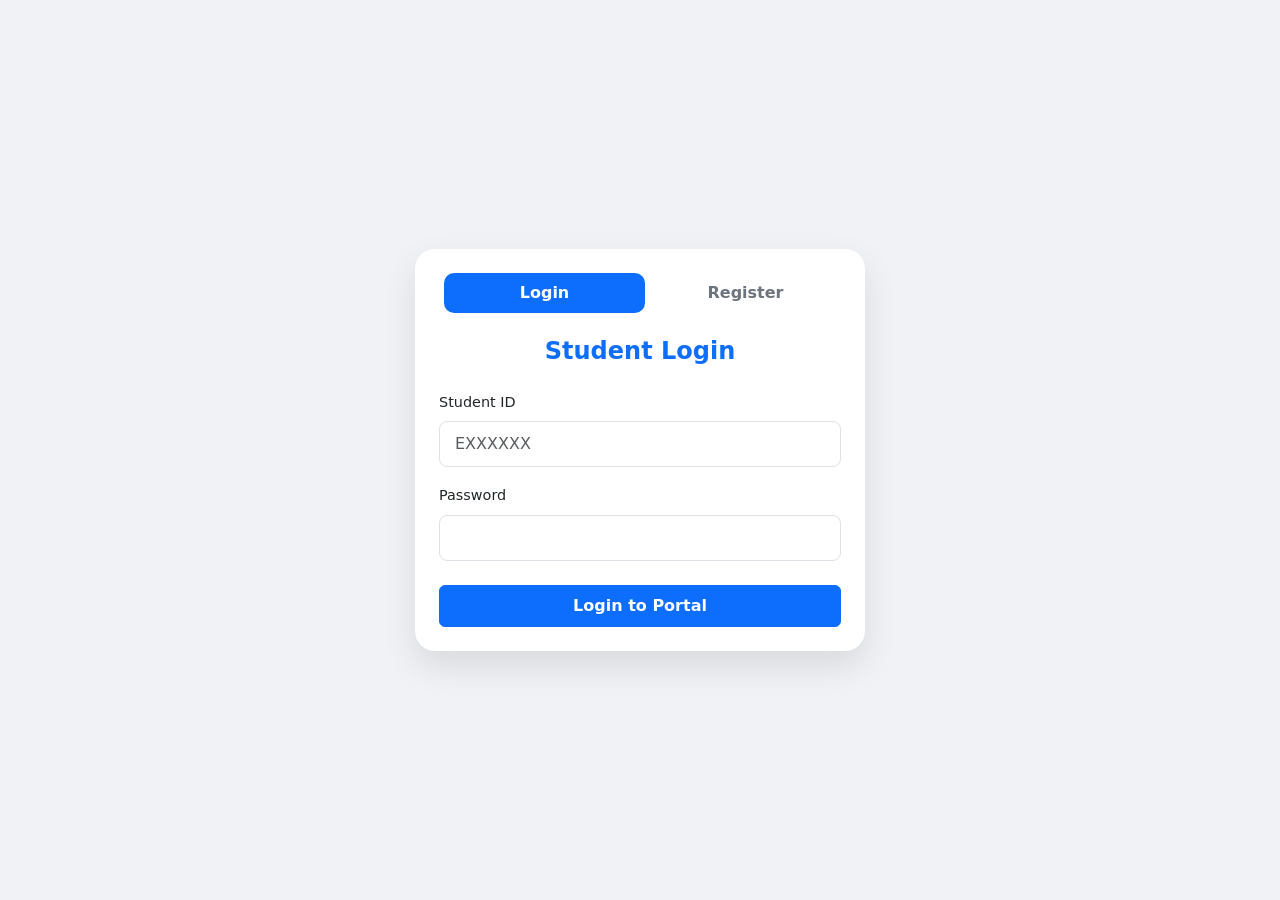
<file: admin/manage_books.html>
<!DOCTYPE html>
<html lang="en">

<head>
    <meta charset="UTF-8">
    <meta name="viewport" content="width=device-width, initial-scale=1.0">
    <link href="https://cdn.jsdelivr.net/npm/bootstrap@5.3.3/dist/css/bootstrap.min.css" rel="stylesheet">
    <link rel="stylesheet" href="https://cdn.jsdelivr.net/npm/bootstrap-icons@1.11.3/font/bootstrap-icons.min.css">
    <title>Manage Inventory | ADR</title>
    <style>
        .book-img { width: 50px; height: 70px; object-fit: cover; border-radius: 4px; box-shadow: 0 2px 5px rgba(0,0,0,0.1); }
        .table-card { padding: 20px; border-radius: 12px; border: none; }
        th { background-color: #f8f9fa !important; color: #495057; font-weight: 600; text-transform: uppercase; font-size: 0.8rem; }
        .btn-action { padding: 5px 10px; font-size: 0.85rem; }
        .dropdown-menu { border-radius: 10px; border: none; box-shadow: 0 5px 15px rgba(0,0,0,0.1); }
        .search-container { max-width: 400px; }
    </style>
</head>

<body class="bg-light">
    <nav class="navbar navbar-expand-lg bg-white sticky-top shadow-sm">
        <div class="container-fluid">
            <a class="navbar-brand fw-bold text-primary" href="dashboard.html">Academic Digital Resources</a>
            <div class="collapse navbar-collapse" id="adminNavbar">
                <ul class="navbar-nav me-auto">
                    <li class="nav-item"><a class="nav-link" href="dashboard.html"><i class="bi bi-speedometer2"></i> Home</a></li>
                    <li class="nav-item dropdown">
                        <a class="nav-link dropdown-toggle active fw-bold" href="#" id="bookDrop" data-bs-toggle="dropdown">
                            <i class="bi bi-book"></i> Books
                        </a>
                        <ul class="dropdown-menu">
                            <li><a class="dropdown-item" href="form_book.html">Add New Book</a></li>
                            <li><a class="dropdown-item active" href="manage_books.html">Manage Inventory</a></li>
                        </ul>
                    </li>
                </ul>
            </div>
        </div>
    </nav>

    <div class="container mt-5">
        <div class="d-flex flex-column flex-md-row justify-content-between align-items-md-center mb-4 gap-3">
            <div>
                <h2 class="fw-bold text-dark mb-0">Book Inventory</h2>
                <p class="text-muted small">Manage your digital library collection</p>
            </div>
            <div class="d-flex gap-2">
                <div class="search-container">
                    <div class="input-group">
                        <span class="input-group-text bg-white border-end-0"><i class="bi bi-search"></i></span>
                        <input type="text" id="bookSearch" class="form-control border-start-0" placeholder="Search books...">
                    </div>
                </div>
                <a href="form_book.html" class="btn btn-primary shadow-sm"><i class="bi bi-plus-lg"></i> Add New</a>
            </div>
        </div>

        <div class="card table-card shadow-sm">
            <div class="table-responsive">
                <table class="table align-middle">
                    <thead>
                        <tr>
                            <th>Cover</th>
                            <th>Title & Author</th>
                            <th>Level</th>
                            <th>Price</th>
                            <th class="text-center">Actions</th>
                        </tr>
                    </thead>
                    <tbody id="inventoryBody">
                        <tr>
                            <td colspan="5" class="text-center py-5">
                                <div class="spinner-border text-primary" role="status"></div>
                                <p class="mt-2 mb-0">Loading inventory...</p>
                            </td>
                        </tr>
                    </tbody>
                </table>
            </div>
        </div>
    </div>

    <div class="modal fade" id="deleteModal" tabindex="-1">
        <div class="modal-dialog modal-dialog-centered">
            <div class="modal-content border-0 shadow">
                <div class="modal-body text-center p-5">
                    <i class="bi bi-exclamation-octagon text-danger" style="font-size: 4rem;"></i>
                    <h4 class="mt-3 fw-bold">Delete Book?</h4>
                    <p class="text-muted">Are you sure? This will permanently remove the book and its associated files.</p>
                    <div class="d-flex justify-content-center gap-2 mt-4">
                        <button type="button" class="btn btn-light px-4" data-bs-dismiss="modal">Cancel</button>
                        <button type="button" id="confirmDeleteBtn" class="btn btn-danger px-4">Confirm Delete</button>
                    </div>
                </div>
            </div>
        </div>
    </div>

    <script src="https://cdn.jsdelivr.net/npm/bootstrap@5.3.3/dist/js/bootstrap.bundle.min.js"></script>
    <script>
        const API_URL = "https://bookshop-api-jbl4.onrender.com/api/books";
        let allBooks = []; 
        let bookToDelete = null;

        document.addEventListener('DOMContentLoaded', fetchInventory);

        // FETCH ALL BOOKS FROM DB
        async function fetchInventory() {
    const token = localStorage.getItem('token');
    
    // Debug 1: Check if token exists
    if (!token) {
        console.error("No token found in localStorage");
        window.location.href = "../login&signup.html";
        return;
    }

    try {
        const response = await fetch(`${API_URL}/all`, {
            method: 'GET',
            headers: { 
                'Authorization': `Bearer ${token}`,
                'Content-Type': 'application/json'
            }
        });
        
        // Debug 2: Log the status code
        console.log("Response Status:", response.status);

        if (!response.ok) {
            const errorBody = await response.json();
            throw new Error(errorBody.message || `Server responded with ${response.status}`);
        }
        
        allBooks = await response.json();
        renderInventory(allBooks);
    } catch (err) {
        console.error("Detailed Fetch Error:", err);
        document.getElementById('inventoryBody').innerHTML = `
            <tr><td colspan="5" class="text-center text-danger py-4">
                <i class="bi bi-exclamation-circle"></i> Error: ${err.message}
            </td></tr>
        `;
    }
}

        function renderInventory(books) {
            const body = document.getElementById('inventoryBody');
            
            if (books.length === 0) {
                body.innerHTML = `<tr><td colspan="5" class="text-center py-4 text-muted">No books found in the database.</td></tr>`;
                return;
            }

            body.innerHTML = books.map(book => `
                <tr>
                    <td><img src="${book.imageUrl}" class="book-img" alt="cover" onerror="this.src='https://via.placeholder.com/50x70?text=No+Cover'"></td>
                    <td>
                        <div class="fw-bold text-dark">${book.title}</div>
                        <div class="text-muted small">${book.author}</div>
                    </td>
                    <td><span class="badge bg-primary-subtle text-primary border border-primary-subtle">${book.level}L</span></td>
                    <td class="fw-bold text-success">₦${Number(book.price).toLocaleString()}</td>
                    <td class="text-center">
                        <button onclick="editBook('${book._id}')" class="btn btn-outline-primary btn-action me-1" title="Edit">
                            <i class="bi bi-pencil"></i>
                        </button>
                        <button onclick="prepareDelete('${book._id}')" class="btn btn-outline-danger btn-action" title="Delete">
                            <i class="bi bi-trash"></i>
                        </button>
                    </td>
                </tr>
            `).join('');
        }

        // Search Filter
        document.getElementById('bookSearch').addEventListener('input', (e) => {
            const term = e.target.value.toLowerCase();
            const filtered = allBooks.filter(book => 
                book.title.toLowerCase().includes(term) || 
                book.author.toLowerCase().includes(term) ||
                book.level.toString().includes(term)
            );
            renderInventory(filtered);
        });

        function prepareDelete(id) {
            bookToDelete = id;
            const modal = new bootstrap.Modal(document.getElementById('deleteModal'));
            modal.show();
        }

        // DELETE HANDLER
        document.getElementById('confirmDeleteBtn').onclick = async () => {
            const token = localStorage.getItem('token');
            const confirmBtn = document.getElementById('confirmDeleteBtn');
            
            confirmBtn.disabled = true;
            confirmBtn.innerHTML = `<span class="spinner-border spinner-border-sm"></span>`;

            try {
                // Using your DELETE /delete/:id route
                const response = await fetch(`${API_URL}/delete/${bookToDelete}`, { 
                    method: 'DELETE',
                    headers: { 'Authorization': `Bearer ${token}` }
                });
                
                if (response.ok) {
                    location.reload();
                } else {
                    const errorData = await response.json();
                    alert("Delete failed: " + (errorData.message || "Unauthorized"));
                }
            } catch (err) {
                console.error(err);
                alert("An error occurred during deletion.");
            } finally {
                confirmBtn.disabled = false;
                confirmBtn.innerText = "Confirm Delete";
            }
        };

        function editBook(id) {
            // Redirects to your form with the ID for pre-filling
            window.location.href = `form_book.html?edit=${id}`;
        }
    </script>
</body>
</html>
</file>
<file: style.css>
/* Add this to your style.css */
html {
    scroll-behavior: smooth;
}

/* This prevents the sticky navbar from covering the title of the section you jump to */
section[id] {
    scroll-margin-top: 70px; 
}
.home {
    width: 100%;
    height: 100vh;
    background: url(home2.webp);
    background-size: cover;
    display: grid;
    justify-content: center;
    align-content: center; /* Ensures the grid content stays grouped in the middle */
    text-align: center;
    color: black;
}

.home h1 {
    font-size: 50px;
    margin-bottom: 10px; /* Small gap between title and the box */
}

.home2 {
    background-color: rgba(255, 255, 255, 0.7);
    border-radius: 10px;
    padding: 15px; /* Adds space inside the box, but keeps text close together */
    width: 50%; /* Adjust width as needed */
    margin: 0 auto; /* Centers the box horizontally */
    justify-content: center;
    text-align: center;
    align-content: center;
}

.home2 .btn-container {
    margin: 0 0 15px 0; /* Removes top margin, keeps a small bottom margin for the button */
    padding: 5px 10px;
    
}
.about-section {
    padding: 50px 20px;
    text-align: center;
    background-color: #f9f9f9;
    display: grid;
}
.service {
    padding: 50px 20px;
    text-align: center;
    background-color: #ffffff;
    display: grid;
}
.contact-from {
    padding: 50px 20px;
    text-align: center;
    background-color: #f9f9f9;
    display: grid;
}
</file>
<file: book.css>
.c-item{
 height: 90vh;
}
.c-img{
    height: 100%;
    object-fit: cover;
    filter: brightness(0.4);
}
.card:hover{
    border: 1px solid #000;
}
h6{
    color: #000;
    font-weight: bold;
}
.card-title{
    text-align: center;
}
</file>
<file: payment_failure.css>
i {
            margin-top: 3%;
            color: red;
            font-size: 8em;
        }

        .btn {
            background-color: #0d6efd
;
            color: white;
            border: none;
            width: 40%;
            padding: 6px 5px;
            border-radius: 5px;
            font-size: 1em;
        }
        .btn:hover {
            background-color: #0d6effb4;
            color: white;
  }
</file>
<file: payment.css>
i {
            color: #0d6efd;
            font-size: 3em;
        }

        .btn {
            background-color: #0d6efd
;
            color: white;
            border: none;
            width: 40%;
            padding: 6px 5px;
            border-radius: 5px;
            font-size: 1em;
        }
        .btn:hover {
            background-color: #0d6effb4;
            color: white;
  }
</file>
